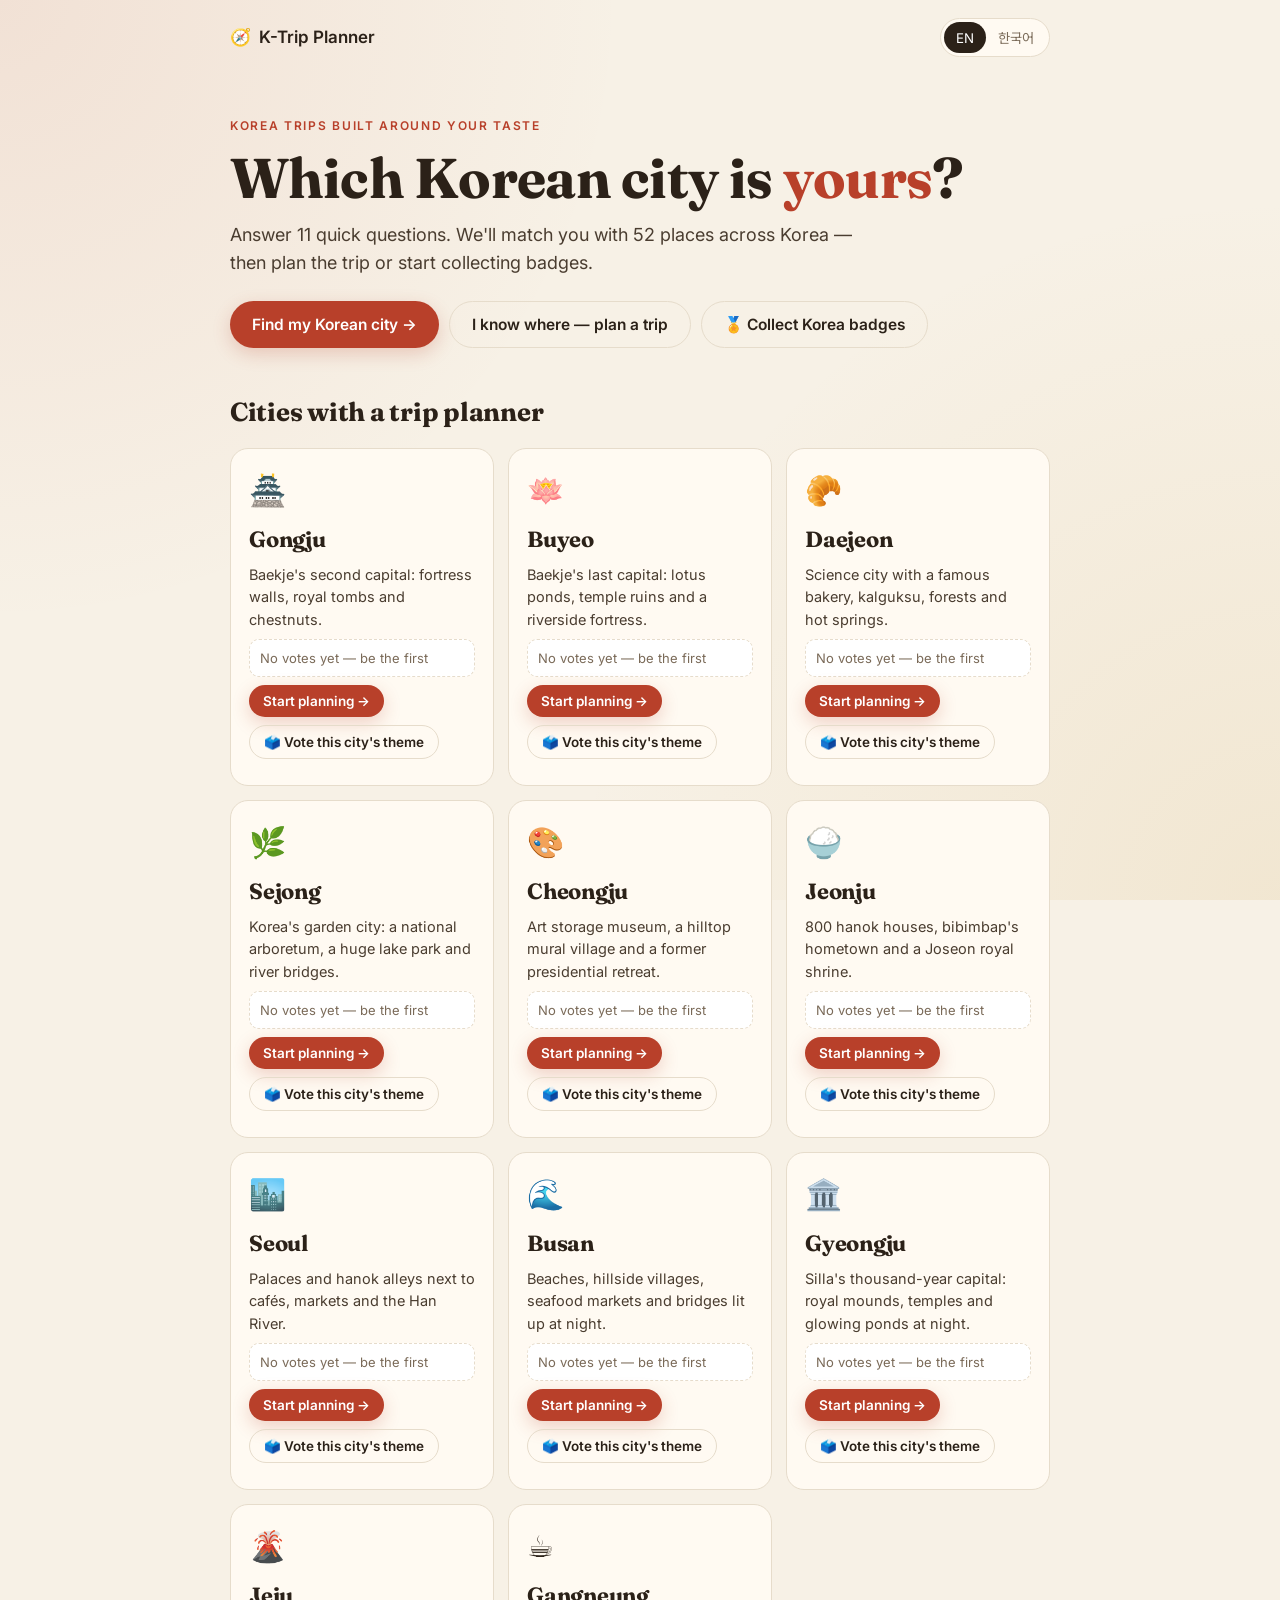
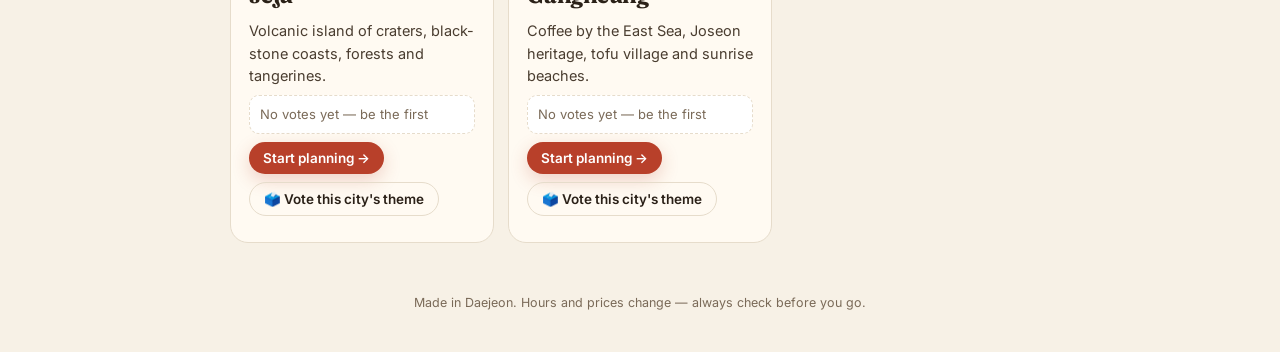
<file: index.html>
<!DOCTYPE html>
<html lang="en">
<head>
<meta charset="UTF-8">
<meta name="viewport" content="width=device-width, initial-scale=1.0">
<title>K-Trip Planner — find your Korean city and plan the trip</title>
<meta name="description" content="Answer 11 questions to find the Korean city that fits you, then get an hour-by-hour plan. English & 한국어.">
<meta property="og:title" content="K-Trip Planner">
<meta property="og:description" content="Gongju, Buyeo, Daejeon, Sejong, Cheongju, Jeonju — an hour-by-hour plan built around your taste.">
<link rel="icon" href="data:image/svg+xml,<svg xmlns='http://www.w3.org/2000/svg' viewBox='0 0 100 100'><text y='.9em' font-size='90'>🧭</text></svg>">
<link rel="preconnect" href="https://fonts.googleapis.com">
<link rel="preconnect" href="https://fonts.gstatic.com" crossorigin>
<link href="https://fonts.googleapis.com/css2?family=Fraunces:opsz,wght@9..144,600;9..144,700&family=Inter:wght@400;500;600&family=Noto+Sans+KR:wght@400;500;700&display=swap" rel="stylesheet">
<link rel="stylesheet" href="css/style.css">
</head>
<body>
  <header id="header" class="header"></header>
  <main id="app" class="wrap"></main>
  <footer id="footer" class="footer"></footer>
  <div id="toast" class="toast"></div>
  <noscript><p class="wrap">Please enable JavaScript to use the planner.</p></noscript>
  <script src="badges/icons.js"></script>
  <script src="badges/data.js"></script>
  <script src="badges/render.js"></script>
  <script type="module" src="js/app.js"></script>
</body>
</html>
</file>
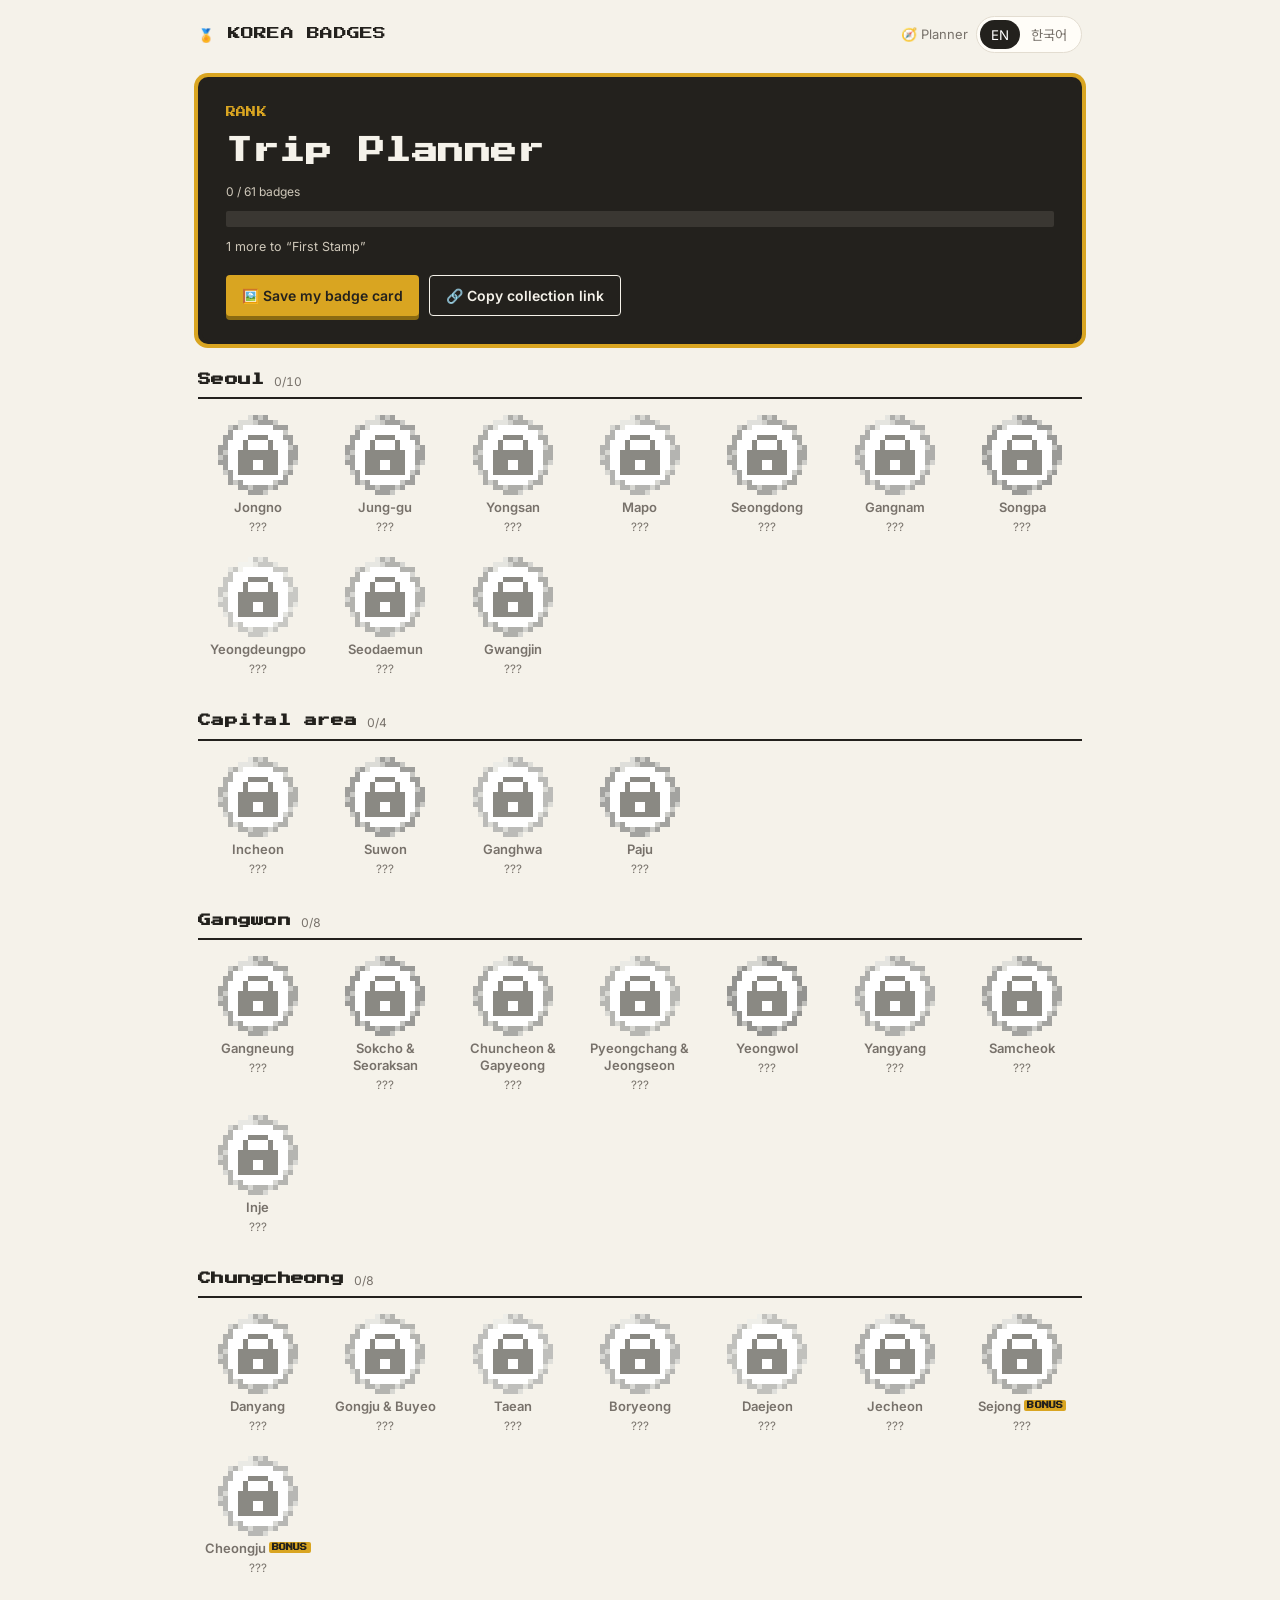
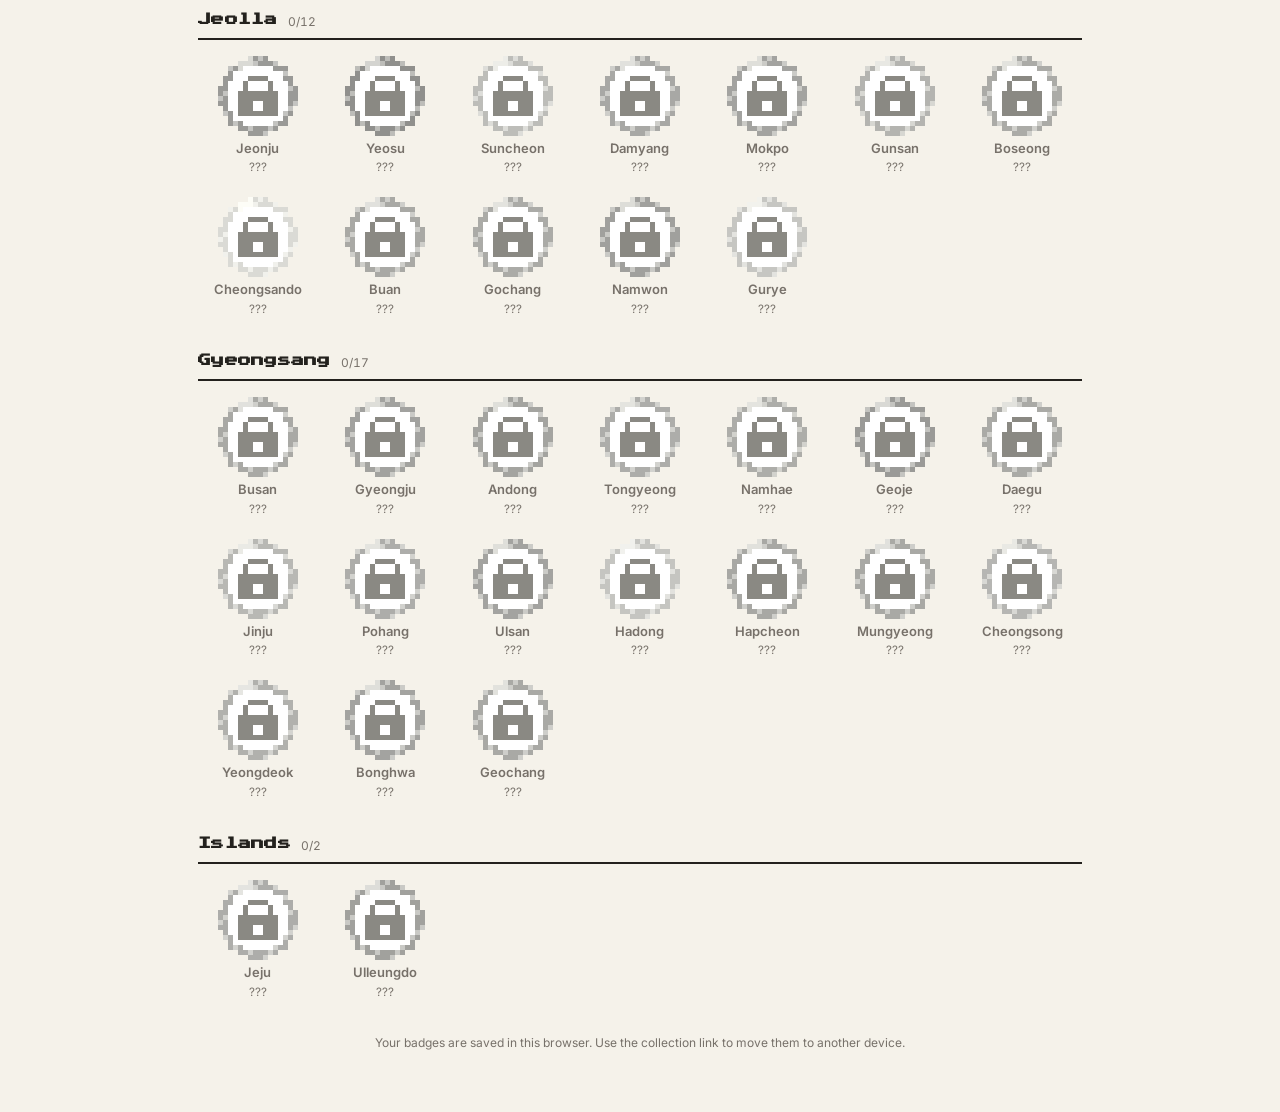
<file: badges/index.html>
<!DOCTYPE html>
<html lang="ko">
<head>
<meta charset="UTF-8">
<meta name="viewport" content="width=device-width, initial-scale=1.0">
<title>Korea Badges — collect them all</title>
<meta name="description" content="Collect pixel badges for 61 places in Korea. Track where you've been and share your map.">
<meta property="og:title" content="Korea Badges — collect them all">
<meta property="og:description" content="Pixel badges for Seoul's 10 districts and 51 destinations across Korea.">
<link rel="icon" href="data:image/svg+xml,<svg xmlns='http://www.w3.org/2000/svg' viewBox='0 0 100 100'><text y='.9em' font-size='90'>🏅</text></svg>">
<link rel="preconnect" href="https://fonts.googleapis.com">
<link rel="preconnect" href="https://fonts.gstatic.com" crossorigin>
<link href="https://fonts.googleapis.com/css2?family=Press+Start+2P&family=Noto+Sans+KR:wght@400;500;700&family=Inter:wght@400;500;600&display=swap" rel="stylesheet">
<style>
  :root { --bg:#f5f2ea; --card:#fffdf8; --ink:#23211d; --muted:#77716a; --line:#e3ddd1; --accent:#c0392b; --gold:#d9a521; --ok:#2f7a4b; }
  * { box-sizing: border-box; }
  html, body { margin: 0; }
  body { font-family: "Inter", "Noto Sans KR", system-ui, sans-serif; background: var(--bg); color: var(--ink); line-height: 1.55; }
  html[lang="ko"] body { word-break: keep-all; }
  .wrap { max-width: 920px; margin: 0 auto; padding: 0 18px 60px; }
  .pixel { font-family: "Press Start 2P", "Noto Sans KR", monospace; letter-spacing: .02em; }
  header.top { display: flex; justify-content: space-between; align-items: center; padding: 16px 0; gap: 10px; }
  .logo { font-size: 13px; text-decoration: none; color: inherit; display: flex; gap: 8px; align-items: center; }
  .top-right { display: flex; gap: 8px; align-items: center; }
  .top-right a { font-size: 13px; color: var(--muted); text-decoration: none; }
  .lang { display: flex; background: var(--card); border: 1px solid var(--line); border-radius: 99px; padding: 3px; }
  .lang button { border: 0; background: none; padding: 5px 11px; border-radius: 99px; cursor: pointer; font: 500 12.5px inherit; color: var(--muted); font-family: inherit; }
  .lang button.on { background: var(--ink); color: #fff; }

  .hero { background: #23211d; color: #f5f2ea; border-radius: 6px; padding: 24px; box-shadow: 0 0 0 4px #23211d, 0 0 0 8px var(--gold); margin: 12px 4px 30px; }
  .hero .label { font-size: 10px; color: var(--gold); }
  .hero h1 { font-size: clamp(18px, 4.4vw, 26px); margin: 12px 0 14px; line-height: 1.4; }
  .count { font-size: 12px; color: #cfc8ba; margin-bottom: 10px; }
  .bar { height: 16px; background: #3a3732; border-radius: 2px; overflow: hidden; display: flex; }
  .bar span { display: block; height: 100%; background: repeating-linear-gradient(90deg, var(--gold) 0 10px, #e9bd45 10px 12px); transition: width .5s steps(12); }
  .next { font-size: 12.5px; color: #cfc8ba; margin-top: 10px; }
  .hero .row { margin-top: 18px; }
  .row { display: flex; flex-wrap: wrap; gap: 10px; }
  .btn { appearance: none; border: 0; cursor: pointer; font: 600 14px "Inter", "Noto Sans KR", sans-serif; padding: 11px 16px; border-radius: 4px; background: var(--accent); color: #fff; box-shadow: 0 4px 0 #7a2216; transition: transform .08s, box-shadow .08s; }
  .btn:active { transform: translateY(3px); box-shadow: 0 1px 0 #7a2216; }
  .btn.gold { background: var(--gold); color: #23211d; box-shadow: 0 4px 0 #8a6a12; }
  .btn.ghost { background: transparent; color: inherit; border: 1.5px solid currentColor; box-shadow: none; }
  .btn.ok { background: var(--ok); box-shadow: 0 4px 0 #1d4e30; }

  .viewing { background: #fff6dc; border: 2px dashed var(--gold); border-radius: 6px; padding: 12px 14px; margin-bottom: 18px; font-size: 14px; display: flex; flex-wrap: wrap; gap: 10px; align-items: center; justify-content: space-between; }

  section.region { margin-bottom: 30px; }
  .rhead { display: flex; align-items: baseline; gap: 10px; margin-bottom: 12px; border-bottom: 2px solid var(--ink); padding-bottom: 6px; }
  .rhead h2 { font-size: 13px; margin: 0; }
  .rhead .rc { font-size: 12px; color: var(--muted); font-variant-numeric: tabular-nums; }
  .rhead .done { font-size: 9px; background: var(--gold); color: #23211d; padding: 4px 6px; border-radius: 2px; }
  .grid { display: grid; grid-template-columns: repeat(auto-fill, minmax(104px, 1fr)); gap: 14px 8px; }
  .badge { background: none; border: 0; padding: 4px 2px; cursor: pointer; display: flex; flex-direction: column; align-items: center; gap: 4px; font: inherit; color: inherit; border-radius: 6px; }
  .badge:hover { background: rgba(0,0,0,.04); }
  .badge:focus-visible { outline: 2px solid var(--accent); }
  .badge canvas { width: 80px; height: 80px; image-rendering: pixelated; }
  .badge .bn { font-size: 13px; font-weight: 600; text-align: center; line-height: 1.3; }
  .badge .bt { font-size: 11.5px; color: var(--muted); text-align: center; line-height: 1.3; }
  .badge.locked .bn { color: var(--muted); }
  .badge.pop canvas { animation: pop .45s steps(6); }
  @keyframes pop { 0% { transform: scale(.6) rotate(-8deg); } 50% { transform: scale(1.25) rotate(4deg); } 100% { transform: scale(1); } }

  .bonus { font-size: 7px; background: var(--gold); color: #23211d; padding: 2px 3px; border-radius: 2px; vertical-align: 2px; }
  .sheet .soon { font-size: 12.5px; color: var(--muted); margin: 12px 0 0; }
  dialog { border: 0; padding: 0; border-radius: 8px; width: min(420px, 92vw); background: var(--card); color: var(--ink); box-shadow: 0 0 0 4px var(--ink), 0 20px 60px rgba(0,0,0,.35); }
  dialog::backdrop { background: rgba(35,33,29,.55); }
  .sheet { padding: 22px; text-align: center; }
  .sheet canvas { width: 160px; height: 160px; image-rendering: pixelated; }
  .sheet .stitle { font-size: 13px; margin: 12px 0 6px; line-height: 1.5; }
  .sheet .splace { font-size: 18px; font-weight: 700; margin: 0; }
  .sheet .sdo { font-size: 14px; color: #4d4943; margin: 10px 0 16px; text-align: left; background: #f3efe6; padding: 10px 12px; border-radius: 4px; }
  .sheet .sdo b { display: block; font-size: 12px; color: var(--muted); margin-bottom: 2px; }
  .sheet .when { font-size: 12.5px; color: var(--ok); margin: -6px 0 12px; }
  .sheet .links { display: flex; justify-content: center; gap: 14px; margin-top: 14px; font-size: 13px; }
  .sheet .links a { color: var(--accent); }
  .sheet .close { position: absolute; top: 8px; right: 10px; background: none; border: 0; font-size: 20px; cursor: pointer; color: var(--muted); }

  .toast { position: fixed; left: 50%; top: 18px; transform: translateX(-50%) translateY(-30px); background: #23211d; color: #fff; padding: 12px 16px; border-radius: 4px; box-shadow: 0 0 0 3px var(--gold); font-size: 13.5px; opacity: 0; transition: all .25s; pointer-events: none; z-index: 20; text-align: center; }
  .toast.show { opacity: 1; transform: translateX(-50%) translateY(0); }
  .toast .pixel { font-size: 10px; color: var(--gold); display: block; margin-bottom: 4px; }
  footer { text-align: center; font-size: 12px; color: var(--muted); margin-top: 30px; }
  .hidden { display: none !important; }
</style>
</head>
<body>
<div class="wrap">
  <header class="top">
    <a class="logo pixel" href="./">🏅 KOREA BADGES</a>
    <div class="top-right">
      <a href="../" id="plannerLink">🧭 Planner</a>
      <div class="lang"><button data-l="en">EN</button><button data-l="ko">한국어</button></div>
    </div>
  </header>

  <div id="viewing" class="viewing hidden"></div>

  <section class="hero">
    <div class="label pixel" id="rankLabel">RANK</div>
    <h1 class="pixel" id="rankName"></h1>
    <div class="count" id="count"></div>
    <div class="bar"><span id="bar" style="width:0"></span></div>
    <div class="next" id="next"></div>
    <div class="row">
      <button class="btn gold" id="saveImg"></button>
      <button class="btn ghost" id="copyLink"></button>
    </div>
  </section>

  <main id="regions"></main>
  <footer id="footer"></footer>
</div>

<dialog id="sheet"><div class="sheet" id="sheetBody" style="position:relative"></div></dialog>
<div class="toast" id="toast"></div>

<script src="icons.js"></script>
<script src="data.js"></script>
<script src="render.js"></script>
<script src="app.js"></script>
</body>
</html>
</file>
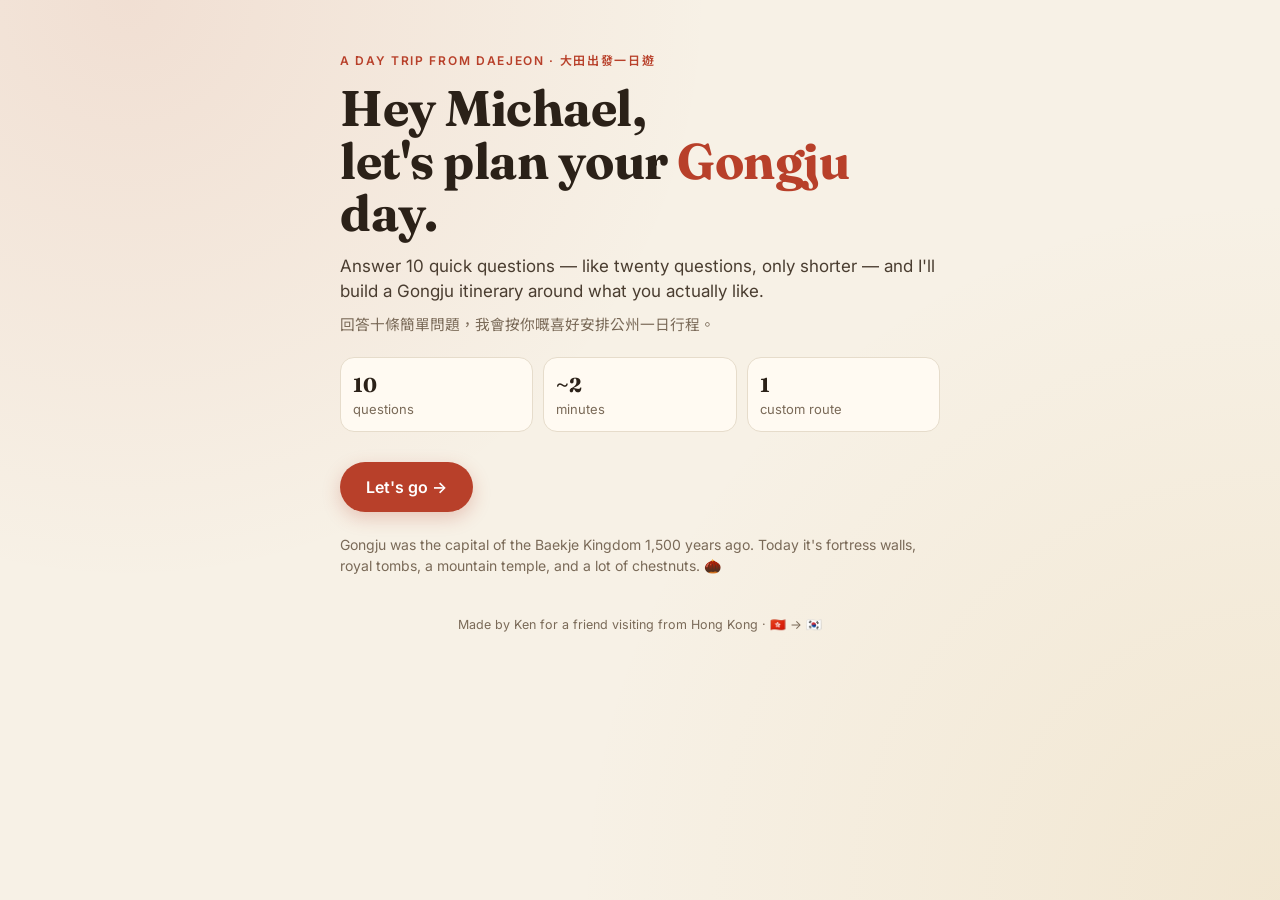
<file: michael/index.html>
<!DOCTYPE html>
<html lang="en">
<head>
<meta charset="UTF-8">
<meta name="viewport" content="width=device-width, initial-scale=1.0">
<title>Your Gongju Day — 10 Questions</title>
<meta name="description" content="Answer 10 quick questions and get a Gongju day trip planned around your taste.">
<link rel="preconnect" href="https://fonts.googleapis.com">
<link rel="preconnect" href="https://fonts.gstatic.com" crossorigin>
<link href="https://fonts.googleapis.com/css2?family=Fraunces:opsz,wght@9..144,500;9..144,700&family=Inter:wght@400;500;600&family=Noto+Sans+TC:wght@400;500&display=swap" rel="stylesheet">
<style>
  :root {
    --paper: #f7f1e6;
    --card: #fffaf2;
    --ink: #2b2118;
    --muted: #7a6a58;
    --maple: #b8402a;
    --maple-soft: #f1d6cc;
    --chestnut: #6b4226;
    --gold: #c99a3b;
    --line: #e6dccb;
    --radius: 18px;
  }
  * { box-sizing: border-box; }
  html, body { margin: 0; }
  body {
    font-family: "Inter", "Noto Sans TC", system-ui, sans-serif;
    background: var(--paper);
    color: var(--ink);
    min-height: 100vh;
    line-height: 1.5;
    background-image:
      radial-gradient(circle at 10% 0%, rgba(184,64,42,0.10), transparent 40%),
      radial-gradient(circle at 100% 100%, rgba(201,154,59,0.12), transparent 45%);
    background-attachment: fixed;
  }
  .wrap { max-width: 640px; margin: 0 auto; padding: 28px 20px 60px; }
  .zh { font-family: "Noto Sans TC", sans-serif; color: var(--muted); font-size: 0.92em; display: block; margin-top: 2px; }
  h1, h2, h3 { font-family: "Fraunces", Georgia, serif; font-weight: 700; letter-spacing: -0.01em; margin: 0; }

  /* Intro */
  .hero { text-align: left; padding-top: 24px; }
  .eyebrow { font-size: 12px; font-weight: 600; letter-spacing: 0.14em; text-transform: uppercase; color: var(--maple); }
  .hero h1 { font-size: clamp(34px, 8vw, 50px); line-height: 1.05; margin: 12px 0 14px; }
  .hero h1 em { font-style: normal; color: var(--maple); }
  .hero p { font-size: 17px; color: #4a3d30; margin: 0 0 8px; }
  .leaf-row { display: flex; gap: 8px; margin: 26px 0 30px; font-size: 26px; }
  .facts { display: grid; grid-template-columns: repeat(3, 1fr); gap: 10px; margin: 22px 0 30px; }
  .fact { background: var(--card); border: 1px solid var(--line); border-radius: 14px; padding: 12px; font-size: 13px; color: var(--muted); }
  .fact b { display: block; font-family: "Fraunces", serif; font-size: 20px; color: var(--ink); }

  .btn {
    appearance: none; border: 0; cursor: pointer;
    font: 600 16px "Inter", sans-serif;
    padding: 15px 26px; border-radius: 999px;
    background: var(--maple); color: #fff;
    box-shadow: 0 6px 18px rgba(184,64,42,0.25);
    transition: transform .15s ease, box-shadow .15s ease, background .15s;
  }
  .btn:hover { transform: translateY(-1px); box-shadow: 0 8px 22px rgba(184,64,42,0.3); }
  .btn:active { transform: translateY(0); }
  .btn.ghost { background: transparent; color: var(--ink); box-shadow: none; border: 1px solid var(--line); }
  .btn.ghost:hover { background: var(--card); }
  .btn.dark { background: var(--chestnut); box-shadow: 0 6px 18px rgba(107,66,38,0.25); }
  .btn.whatsapp { background: #1f8f4e; box-shadow: 0 6px 18px rgba(31,143,78,0.25); }

  /* Quiz */
  .topbar { display: flex; align-items: center; gap: 14px; margin-bottom: 26px; }
  .back { background: none; border: 0; font-size: 22px; cursor: pointer; color: var(--muted); padding: 4px 8px; border-radius: 8px; }
  .back:disabled { opacity: 0.25; cursor: default; }
  .progress { flex: 1; height: 6px; background: var(--line); border-radius: 99px; overflow: hidden; }
  .progress span { display: block; height: 100%; background: linear-gradient(90deg, var(--gold), var(--maple)); width: 0; transition: width .35s ease; border-radius: 99px; }
  .count { font-size: 13px; color: var(--muted); font-variant-numeric: tabular-nums; min-width: 42px; text-align: right; }

  .qcard { animation: rise .35s ease; }
  @keyframes rise { from { opacity: 0; transform: translateY(10px); } to { opacity: 1; transform: none; } }
  .qnum { font-family: "Fraunces", serif; color: var(--maple); font-size: 15px; margin-bottom: 8px; }
  .qcard h2 { font-size: clamp(24px, 5.5vw, 30px); line-height: 1.2; }
  .qcard .hint { color: var(--muted); font-size: 14px; margin: 10px 0 0; }
  .options { display: grid; gap: 10px; margin-top: 24px; }
  .opt {
    display: flex; align-items: center; gap: 14px; text-align: left;
    background: var(--card); border: 1.5px solid var(--line); border-radius: var(--radius);
    padding: 14px 16px; cursor: pointer; font: inherit; color: inherit;
    transition: border-color .15s, transform .15s, background .15s;
  }
  .opt:hover { border-color: var(--gold); transform: translateY(-1px); }
  .opt.selected { border-color: var(--maple); background: #fff3ee; }
  .opt .emo { font-size: 26px; width: 36px; text-align: center; flex-shrink: 0; }
  .opt .txt { font-weight: 500; font-size: 16px; }
  .opt .txt .zh { font-weight: 400; font-size: 13.5px; }

  /* Result */
  .result-hero { background: var(--chestnut); color: #fbefe0; border-radius: 24px; padding: 28px 24px; position: relative; overflow: hidden; }
  .result-hero::after { content: "🍁"; position: absolute; right: -10px; top: -18px; font-size: 120px; opacity: 0.16; transform: rotate(18deg); }
  .result-hero .eyebrow { color: var(--gold); }
  .result-hero h1 { font-size: clamp(30px, 7vw, 40px); margin: 10px 0 8px; line-height: 1.1; }
  .result-hero p { margin: 0; color: #e8d6c1; }
  .result-hero .zh { color: #cdb59a; }

  section.block { margin-top: 30px; }
  section.block h3 { font-size: 22px; margin-bottom: 14px; }

  .bars { display: grid; gap: 10px; }
  .bar { display: grid; grid-template-columns: 120px 1fr 34px; align-items: center; gap: 10px; font-size: 14px; }
  .bar .track { height: 10px; background: var(--line); border-radius: 99px; overflow: hidden; }
  .bar .fill { height: 100%; background: var(--maple); border-radius: 99px; width: 0; transition: width .8s cubic-bezier(.2,.8,.2,1); }
  .bar .pct { color: var(--muted); font-variant-numeric: tabular-nums; text-align: right; font-size: 13px; }

  .tags { display: flex; flex-wrap: wrap; gap: 8px; }
  .tag { background: var(--maple-soft); color: #7a2616; padding: 6px 12px; border-radius: 99px; font-size: 13.5px; font-weight: 500; }

  .timeline { list-style: none; margin: 0; padding: 0; position: relative; }
  .timeline::before { content: ""; position: absolute; left: 58px; top: 8px; bottom: 8px; width: 2px; background: var(--line); }
  .stop { display: grid; grid-template-columns: 50px 20px 1fr; gap: 8px; padding: 10px 0; align-items: start; }
  .stop .time { font-variant-numeric: tabular-nums; font-weight: 600; font-size: 14px; color: var(--chestnut); padding-top: 2px; }
  .stop .dot { width: 12px; height: 12px; border-radius: 50%; background: var(--card); border: 3px solid var(--maple); margin: 5px 0 0 2px; position: relative; z-index: 1; }
  .stop .what b { display: block; font-size: 16px; }
  .stop .what span { color: var(--muted); font-size: 14px; }

  .card { background: var(--card); border: 1px solid var(--line); border-radius: var(--radius); padding: 18px; }
  .food-grid { display: grid; grid-template-columns: 1fr 1fr; gap: 10px; }
  .food { background: var(--card); border: 1px solid var(--line); border-radius: 14px; padding: 14px; }
  .food .emo { font-size: 24px; }
  .food b { display: block; margin-top: 4px; }
  .food span { font-size: 13.5px; color: var(--muted); }

  .tips { margin: 0; padding-left: 20px; }
  .tips li { margin-bottom: 8px; }

  .share { margin-top: 34px; background: #fff; border: 2px dashed var(--gold); border-radius: 22px; padding: 22px; text-align: center; }
  .share h3 { font-size: 22px; }
  .share p { color: var(--muted); margin: 6px 0 18px; font-size: 15px; }
  .share .row { display: flex; flex-wrap: wrap; gap: 10px; justify-content: center; }
  .toast { position: fixed; left: 50%; bottom: 26px; transform: translateX(-50%) translateY(20px); background: var(--ink); color: #fff; padding: 10px 18px; border-radius: 99px; font-size: 14px; opacity: 0; transition: all .25s; pointer-events: none; }
  .toast.show { opacity: 1; transform: translateX(-50%) translateY(0); }
  .restart { margin-top: 22px; text-align: center; }
  footer { text-align: center; font-size: 12.5px; color: var(--muted); margin-top: 40px; }
  .hidden { display: none !important; }

  @media (max-width: 480px) {
    .facts { grid-template-columns: 1fr 1fr 1fr; }
    .food-grid { grid-template-columns: 1fr; }
    .bar { grid-template-columns: 100px 1fr 30px; }
  }
</style>
</head>
<body>
<div class="wrap">

  <!-- INTRO -->
  <div id="intro" class="hero">
    <div class="eyebrow">A day trip from Daejeon · 大田出發一日遊</div>
    <h1>Hey <span id="nameSlot">Michael</span>,<br>let's plan your <em>Gongju</em> day.</h1>
    <p>Answer 10 quick questions — like twenty questions, only shorter — and I'll build a Gongju itinerary around what you actually like.</p>
    <span class="zh">回答十條簡單問題，我會按你嘅喜好安排公州一日行程。</span>
    <div class="facts">
      <div class="fact"><b>10</b>questions</div>
      <div class="fact"><b>~2</b>minutes</div>
      <div class="fact"><b>1</b>custom route</div>
    </div>
    <button class="btn" id="startBtn">Let's go →</button>
    <p style="margin-top:22px;font-size:14px;color:var(--muted)">Gongju was the capital of the Baekje Kingdom 1,500 years ago. Today it's fortress walls, royal tombs, a mountain temple, and a lot of chestnuts. 🌰</p>
  </div>

  <!-- QUIZ -->
  <div id="quiz" class="hidden">
    <div class="topbar">
      <button class="back" id="backBtn" aria-label="Previous question">←</button>
      <div class="progress"><span id="progressBar"></span></div>
      <div class="count" id="count">1 / 10</div>
    </div>
    <div id="qslot"></div>
  </div>

  <!-- RESULT -->
  <div id="result" class="hidden"></div>

  <footer>Made by Ken for a friend visiting from Hong Kong · 🇭🇰 → 🇰🇷</footer>
</div>
<div class="toast" id="toast">Copied!</div>

<script>
(function () {
  "use strict";

  // ---------- Config ----------
  const params = new URLSearchParams(location.search);
  const GUEST = (params.get("name") || "Michael").slice(0, 30);
  const HOST = (params.get("host") || "Ken").slice(0, 30);
  const HOST_WA = (params.get("wa") || "").replace(/[^0-9]/g, ""); // optional WhatsApp number, digits only

  document.getElementById("nameSlot").textContent = GUEST;

  // Dimensions scored by the quiz
  const DIMS = {
    history: "History",
    nature:  "Nature & leaves",
    food:    "Street food",
    cafe:    "Cafés & design",
    photo:   "Photo spots",
    calm:    "Calm & tradition",
    active:  "Up for walking"
  };

  // ---------- Questions ----------
  const QUESTIONS = [
    {
      q: "Your ideal free Saturday in Hong Kong looks like…",
      zh: "喺香港，你最理想嘅星期六係點？",
      opts: [
        { e: "🥾", t: "Hiking Dragon's Back, then a beach", zh: "行龍脊，再去沙灘", s: { nature: 2, active: 2 } },
        { e: "🥟", t: "Dim sum, then eating my way through Sham Shui Po", zh: "飲茶，再去深水埗搵食", s: { food: 3 } },
        { e: "🏛️", t: "Tai Kwun or a museum, old buildings", zh: "大館或者博物館，睇舊建築", s: { history: 3 } },
        { e: "☕", t: "A slow coffee in a quiet Sheung Wan café", zh: "喺上環靜靜哋飲杯咖啡", s: { cafe: 3, calm: 1 } }
      ]
    },
    {
      q: "It's autumn-leaf season in Korea right now. How excited are you?",
      zh: "而家係韓國紅葉季節，你有幾期待？",
      hint: "Hong Kong doesn't really do red maples — Gongju does.",
      opts: [
        { e: "🍁", t: "Very! I want proper red-and-gold trees", zh: "超期待！想睇真正嘅紅葉", s: { nature: 3, photo: 1 } },
        { e: "🙂", t: "Nice bonus if we see some", zh: "見到就好，唔強求", s: { nature: 1 } },
        { e: "🤷", t: "Trees are trees", zh: "樹就係樹啦", s: { food: 1, cafe: 1 } }
      ]
    },
    {
      q: "How much spice can you handle?",
      zh: "你食得幾辣？",
      key: "spice",
      opts: [
        { e: "🔥", t: "Bring it on — the redder the better", zh: "越辣越好", v: "high", s: { food: 1 } },
        { e: "🌶️", t: "Some kick is fine", zh: "小辣OK", v: "mid", s: {} },
        { e: "🥛", t: "Mild please, I'm a cha chaan teng person", zh: "唔辣唔該，我係茶餐廳派", v: "low", s: {} }
      ]
    },
    {
      q: "Pick a Korean lunch.",
      zh: "揀一個韓式午餐。",
      key: "lunch",
      opts: [
        { e: "🥗", t: "Bibimbap with wild mountain greens", zh: "山菜拌飯", v: "sanchae", s: { calm: 1, nature: 1 } },
        { e: "🍲", t: "A hot bowl of beef soup with rice (gukbap)", zh: "牛肉湯飯", v: "gukbap", s: { food: 1 } },
        { e: "🥩", t: "Korean BBQ, grill it at the table", zh: "韓式燒肉", v: "bbq", s: { food: 2 } },
        { e: "🍜", t: "Knife-cut noodles in broth (kalguksu)", zh: "刀切麵", v: "noodle", s: { food: 1 } }
      ]
    },
    {
      q: "1,500-year-old royal tombs and gold crowns from a lost kingdom…",
      zh: "1,500年前失落王國嘅王陵同金冠……",
      opts: [
        { e: "👑", t: "Fascinating — tell me everything", zh: "好有興趣，講多啲！", s: { history: 3 } },
        { e: "📸", t: "Quick look and a photo is enough", zh: "睇一陣、影張相就夠", s: { history: 1, photo: 1 } },
        { e: "😴", t: "Honestly, show me something alive", zh: "老實講，想睇啲有生氣嘅嘢", s: { food: 1, cafe: 1 } }
      ]
    },
    {
      q: "How much walking sounds good for one day?",
      zh: "一日行幾多路你覺得OK？",
      key: "walk",
      opts: [
        { e: "🏃", t: "15,000+ steps, I live on MTR stairs", zh: "一萬五千步以上，冇問題", v: "high", s: { active: 3 } },
        { e: "🚶", t: "A normal amount, with breaks", zh: "正常，中間休息下", v: "mid", s: { active: 1 } },
        { e: "🪑", t: "Minimal — more sitting, more snacks", zh: "越少越好，坐多啲食多啲", v: "low", s: { cafe: 1, food: 1 } }
      ]
    },
    {
      q: "In your friend group, you're the one who…",
      zh: "喺朋友圈入面，你係……",
      opts: [
        { e: "📷", t: "Takes all the photos (and the IG stories)", zh: "負責影晒所有相同IG story", s: { photo: 3 } },
        { e: "🗺️", t: "Reads every sign and plaque", zh: "每塊介紹牌都要睇", s: { history: 2 } },
        { e: "🍢", t: "Finds the best snack stall", zh: "搵到最好食嘅小食檔", s: { food: 2 } },
        { e: "🧘", t: "Just enjoys the moment", zh: "享受當下就夠", s: { calm: 2 } }
      ]
    },
    {
      q: "Gongju is Korea's chestnut capital. Your move?",
      zh: "公州係韓國栗子之都，你會點？",
      key: "chestnut",
      opts: [
        { e: "🌰", t: "Roasted chestnuts from a street stall — like 糖炒栗子", zh: "街邊炒栗子，好似香港咁", v: "street", s: { food: 2 } },
        { e: "🍰", t: "Chestnut cake or latte in a nice café", zh: "去靚cafe食栗子蛋糕或者栗子latte", v: "cafe", s: { cafe: 2 } },
        { e: "🍶", t: "Chestnut makgeolli (rice wine)", zh: "栗子米酒", v: "makgeolli", s: { food: 2 } },
        { e: "🙅", t: "Not a chestnut person", zh: "我唔鍾意食栗子", v: "none", s: {} }
      ]
    },
    {
      q: "A 1,000-year-old mountain temple: monks, incense, a quiet valley.",
      zh: "一千年歷史嘅山中古寺：僧人、香火、寧靜山谷。",
      opts: [
        { e: "🛕", t: "Yes — that calm is exactly what I want", zh: "正！我就係想要嗰種寧靜", s: { calm: 3, nature: 1 } },
        { e: "👍", t: "Sounds nice, if it fits", zh: "幾好，有時間就去", s: { calm: 1 } },
        { e: "🙃", t: "I've seen enough temples", zh: "寺廟睇夠喇", s: { cafe: 1, history: 1 } }
      ]
    },
    {
      q: "How should the day end?",
      zh: "你想一日點樣完結？",
      opts: [
        { e: "🌇", t: "Sunset over the river from an old fortress wall", zh: "喺古城牆上睇河邊日落", s: { photo: 2, history: 1, active: 1 } },
        { e: "🏮", t: "Wandering a traditional market, snacking", zh: "行傳統市場，周圍食", s: { food: 3 } },
        { e: "🕯️", t: "A cosy café and little shops", zh: "溫暖嘅cafe同小店", s: { cafe: 3 } },
        { e: "🍽️", t: "A big dinner, then rest", zh: "食餐好，然後休息", s: { food: 1, calm: 1 } }
      ]
    }
  ];

  // ---------- Routes ----------
  // Pickup in Daejeon ~11:00, back in Daejeon ~19:00. Sunset mid-Nov ≈ 17:20.
  const ROUTES = {
    maple: {
      title: "Maples, Monks & a Fortress Sunset",
      zh: "紅葉、古寺、城牆日落",
      blurb: "You came for autumn. This route goes straight to the mountain temple while the leaves are glowing, then catches sunset on the fortress wall.",
      w: { nature: 2, calm: 1.5, photo: 1, active: 0.5 },
      stops: (a) => [
        ["11:00", "Leave Daejeon", "About an hour's drive to Magoksa Temple"],
        ["12:00", "Lunch by Magoksa", lunchLine(a, "temple")],
        ["13:00", "Magoksa Temple 麻谷寺", "UNESCO-listed mountain temple. Walk the valley path under the maples"],
        ["14:45", "Royal Tombs of King Muryeong", "A quick look at Baekje's royal tombs, 30 min drive back to town"],
        ["15:45", "Gongsanseong Fortress 公山城", walkLine(a, "Walk the wall above the Geum River as the sun goes down")],
        ["17:15", "Sanseong Market", chestnutLine(a)],
        ["18:00", "Dinner around Jeminchen", "Old-town streets with cafés and restaurants, then drive home"]
      ]
    },
    baekje: {
      title: "The Lost Kingdom of Baekje",
      zh: "百濟失落王國之旅",
      blurb: "You like knowing the story behind a place. This route skips the drive to the temple and spends the time on Gongju's royal history.",
      w: { history: 2.2, photo: 0.6, active: 0.4 },
      stops: (a) => [
        ["11:00", "Leave Daejeon", "About 40 minutes to Gongju town"],
        ["11:45", "Lunch in town", lunchLine(a, "town")],
        ["12:45", "Gongju National Museum", "Gold crowns and treasures found in King Muryeong's tomb. Free entry"],
        ["14:15", "Royal Tombs of King Muryeong", "Right next door. A UNESCO site with a replica of the tomb chamber"],
        ["15:30", "Gongsanseong Fortress 公山城", walkLine(a, "The Baekje royal fortress. Walk the wall and catch sunset over the river")],
        ["17:15", "Sanseong Market", chestnutLine(a)],
        ["18:00", "Dinner around Jeminchen", "A relaxed dinner in the old town, then drive home"]
      ]
    },
    snack: {
      title: "Chestnuts, Cafés & Old-Town Strolls",
      zh: "栗子、Cafe、老城散步",
      blurb: "You travel with your stomach and like a slower pace. This route stays in town: good food, café stops and one perfect sunset.",
      w: { food: 1.6, cafe: 2, calm: 0.4, active: -0.6 },
      stops: (a) => [
        ["11:00", "Leave Daejeon", "About 40 minutes to Gongju town"],
        ["11:45", "Lunch around Jeminchen", lunchLine(a, "town")],
        ["13:00", "Gongju Hanok Village", "Traditional Korean houses, nice for a slow stroll and photos"],
        ["14:00", "Royal Tombs of King Muryeong", "Short and easy: the highlights of Baekje in 45 minutes"],
        ["15:00", "Café break on Jeminchen", "Gongju's chestnut desserts: cakes, lattes, chestnut bread"],
        ["16:15", "Gongsanseong Fortress 公山城", walkLine(a, "A short section of the wall for the sunset view over the river")],
        ["17:20", "Sanseong Market", chestnutLine(a) + ". Then dinner and drive home"]
      ]
    }
  };

  function lunchLine(a, where) {
    const spice = a.spice || "mid";
    const map = {
      sanchae: where === "temple"
        ? "Mountain-greens bibimbap, the classic meal outside the temple gate"
        : "Bibimbap with mountain greens",
      gukbap: "Hot beef gukbap (soup and rice), a Gongju favourite",
      bbq: where === "temple"
        ? "Grilled pork or duck at the restaurants by the temple"
        : "Korean BBQ, grilled at the table",
      noodle: "Kalguksu, knife-cut noodles in broth"
    };
    let line = map[a.lunch] || map.sanchae;
    if (spice === "low") line += ". We'll ask for no gochujang on the side";
    if (spice === "high") line += ". Extra gochujang for you 🔥";
    return line;
  }
  function walkLine(a, base) {
    if (a.walk === "low") return base.replace("Walk the wall", "Walk a short, flat part of the wall");
    if (a.walk === "high") return base + ". We'll do the full loop";
    return base;
  }
  function chestnutLine(a) {
    switch (a.chestnut) {
      case "street": return "Roasted chestnuts and injeolmi rice cake, Korea's answer to 糖炒栗子";
      case "cafe": return "Pick up chestnut bread and injeolmi to take home";
      case "makgeolli": return "Chestnut makgeolli and market snacks (Ken drives, you drink 🍶)";
      case "none": return "Injeolmi rice cake. Gongju claims to be where it was named";
      default: return "Injeolmi rice cake and chestnut snacks";
    }
  }

  // ---------- State ----------
  let idx = 0;
  const picks = new Array(QUESTIONS.length).fill(null);

  const $ = (id) => document.getElementById(id);
  const intro = $("intro"), quiz = $("quiz"), result = $("result");

  $("startBtn").addEventListener("click", () => {
    intro.classList.add("hidden");
    quiz.classList.remove("hidden");
    renderQ();
  });
  $("backBtn").addEventListener("click", () => {
    if (idx > 0) { idx--; renderQ(); }
  });

  function esc(s) {
    return String(s).replace(/[&<>"']/g, (c) => ({ "&": "&amp;", "<": "&lt;", ">": "&gt;", '"': "&quot;", "'": "&#39;" }[c]));
  }

  function renderQ() {
    const Q = QUESTIONS[idx];
    $("count").textContent = (idx + 1) + " / " + QUESTIONS.length;
    $("progressBar").style.width = ((idx) / QUESTIONS.length * 100) + "%";
    $("backBtn").disabled = idx === 0;

    const html = [
      '<div class="qcard">',
      '<div class="qnum">Question ' + (idx + 1) + '</div>',
      '<h2>' + esc(Q.q) + '<span class="zh">' + esc(Q.zh) + '</span></h2>',
      Q.hint ? '<p class="hint">' + esc(Q.hint) + '</p>' : '',
      '<div class="options">',
      Q.opts.map((o, i) =>
        '<button class="opt' + (picks[idx] === i ? ' selected' : '') + '" data-i="' + i + '">' +
        '<span class="emo">' + o.e + '</span>' +
        '<span class="txt">' + esc(o.t) + '<span class="zh">' + esc(o.zh) + '</span></span>' +
        '</button>'
      ).join(""),
      '</div></div>'
    ].join("");
    $("qslot").innerHTML = html;

    $("qslot").querySelectorAll(".opt").forEach((btn) => {
      btn.addEventListener("click", () => {
        picks[idx] = Number(btn.dataset.i);
        btn.classList.add("selected");
        setTimeout(() => {
          if (idx < QUESTIONS.length - 1) { idx++; renderQ(); }
          else { finish(); }
        }, 220);
      });
    });
    window.scrollTo({ top: 0, behavior: "smooth" });
  }

  // ---------- Scoring ----------
  function compute() {
    const score = {}; Object.keys(DIMS).forEach((k) => (score[k] = 0));
    const max = {}; Object.keys(DIMS).forEach((k) => (max[k] = 0));
    const answers = {};
    QUESTIONS.forEach((Q, qi) => {
      // max possible per dim for this question
      Object.keys(DIMS).forEach((k) => {
        max[k] += Math.max(0, ...Q.opts.map((o) => (o.s && o.s[k]) || 0));
      });
      const o = Q.opts[picks[qi]];
      if (!o) return;
      Object.entries(o.s || {}).forEach(([k, v]) => (score[k] += v));
      if (Q.key) answers[Q.key] = o.v;
    });
    const pct = {};
    Object.keys(DIMS).forEach((k) => (pct[k] = max[k] ? Math.round(score[k] / max[k] * 100) : 0));

    const ranked = Object.entries(ROUTES).map(([id, r]) => {
      let s = 0; Object.entries(r.w).forEach(([k, w]) => (s += w * pct[k]));
      return { id, s };
    }).sort((a, b) => b.s - a.s);

    return { pct, answers, routeId: ranked[0].id, runnerUp: ranked[1].id };
  }

  function persona(pct) {
    const top = Object.entries(pct).sort((a, b) => b[1] - a[1]).slice(0, 2).map((x) => x[0]);
    const names = {
      history: "Time Traveller", nature: "Leaf Chaser", food: "Snack Hunter",
      cafe: "Café Drifter", photo: "Golden-Hour Shooter", calm: "Quiet Wanderer", active: "Trail Walker"
    };
    const zh = {
      history: "時光旅人", nature: "追紅葉的人", food: "搵食專家",
      cafe: "Cafe漫遊者", photo: "黃金時刻攝影師", calm: "靜心旅人", active: "行山達人"
    };
    return { en: names[top[0]], zh: zh[top[0]], second: DIMS[top[1]] };
  }

  function tagsFor(pct, a) {
    const t = [];
    const sorted = Object.entries(pct).sort((x, y) => y[1] - x[1]);
    sorted.slice(0, 3).forEach(([k]) => t.push(DIMS[k]));
    t.push({ high: "Spice: bring it 🔥", mid: "Spice: medium 🌶️", low: "Spice: mild 🥛" }[a.spice] || "Spice: medium");
    t.push({ high: "Long walks OK", mid: "Moderate walking", low: "Keep walking short" }[a.walk] || "Moderate walking");
    return t;
  }

  function foodsFor(a) {
    const out = [];
    const L = {
      sanchae: ["🥗", "Sanchae bibimbap", "Rice with wild mountain greens, the dish people eat outside Magoksa"],
      gukbap: ["🍲", "Gukbap", "Beef soup with rice, simple and warming on a November day"],
      bbq: ["🥩", "Korean BBQ", "Pork or beef grilled at the table, with lettuce wraps"],
      noodle: ["🍜", "Kalguksu", "Knife-cut noodles in a light broth"]
    };
    out.push(L[a.lunch] || L.sanchae);
    out.push(a.chestnut === "none"
      ? ["🍡", "Injeolmi", "Soft rice cake rolled in roasted soybean powder"]
      : ["🌰", "Gongju chestnuts", { street: "Roasted chestnuts from a market stall", cafe: "Chestnut cake and lattes on Jeminchen", makgeolli: "Chestnut makgeolli, slightly sweet rice wine" }[a.chestnut] || "Chestnut bread and roasted chestnuts"]);
    if (a.spice === "high") out.push(["🌶️", "Jjamppong", "Korea's fiery seafood noodle soup, if you want a spicy dinner"]);
    else if (a.spice === "low") out.push(["🥢", "Bulgogi", "Sweet soy-marinated beef, no spice at all"]);
    else out.push(["🥘", "Doenjang jjigae", "Soybean-paste stew, savoury with a little kick"]);
    out.push(a.chestnut === "none"
      ? ["🥞", "Hotteok", "Warm sweet pancake with brown-sugar filling, a winter street snack"]
      : ["🍡", "Injeolmi & bam-ppang", "Rice cake and chestnut-shaped bread to take home"]);
    // de-dup
    const seen = new Set();
    return out.filter((f) => !seen.has(f[1]) && seen.add(f[1])).slice(0, 4);
  }

  function tipsFor(pct, a) {
    const t = [];
    t.push("Bring a warm jacket. November in Korea is colder than Hong Kong, around 5–12°C and colder after sunset.");
    if (a.walk !== "low") t.push("Wear comfy shoes: the fortress wall path has uneven stone steps.");
    if (pct.photo >= 50) t.push("Best photo moment: Gongsanseong's wall at sunset, around 5 pm, looking over the Geum River.");
    if (pct.nature >= 50) t.push("Leaves peak around mid-November, so we're right on time. 🍁");
    if (a.spice === "low") t.push("Korean side dishes can be spicy. Just ask: \"an maepge haejuseyo\" (not spicy, please).");
    t.push("One ticket covers King Muryeong's Tombs, Gongsanseong and Seokjang-ri Museum.");
    return t;
  }

  // ---------- Result ----------
  function finish() {
    $("progressBar").style.width = "100%";
    const { pct, answers, routeId, runnerUp } = compute();
    const R = ROUTES[routeId];
    const P = persona(pct);
    const stops = R.stops(answers);

    const bars = Object.entries(pct).sort((a, b) => b[1] - a[1]).map(([k, v]) =>
      '<div class="bar"><span>' + DIMS[k] + '</span><div class="track"><div class="fill" data-w="' + v + '"></div></div><span class="pct">' + v + '</span></div>'
    ).join("");

    const html = [
      '<div class="result-hero">',
      '<div class="eyebrow">' + esc(GUEST) + '\'s travel type</div>',
      '<h1>' + esc(P.en) + '<span class="zh">' + esc(P.zh) + '</span></h1>',
      '<p>with a strong side of <b>' + esc(P.second.toLowerCase()) + '</b>.</p>',
      '</div>',

      '<section class="block"><h3>Your taste profile</h3><div class="card"><div class="bars">' + bars + '</div></div>',
      '<div class="tags" style="margin-top:14px">' + tagsFor(pct, answers).map((t) => '<span class="tag">' + esc(t) + '</span>').join("") + '</div></section>',

      '<section class="block"><h3>Your route: ' + esc(R.title) + '<span class="zh">' + esc(R.zh) + '</span></h3>',
      '<p style="margin:0 0 14px;color:#4a3d30">' + esc(R.blurb) + '</p>',
      '<div class="card"><ol class="timeline">' + stops.map((s) =>
        '<li class="stop"><span class="time">' + s[0] + '</span><span class="dot"></span><span class="what"><b>' + esc(s[1]) + '</b><span>' + esc(s[2]) + '</span></span></li>'
      ).join("") + '</ol></div>',
      '<p style="font-size:13.5px;color:var(--muted);margin-top:10px">Close second: <i>' + esc(ROUTES[runnerUp].title) + '</i>. Ken can mix in a stop from it.</p></section>',

      '<section class="block"><h3>Things to eat</h3><div class="food-grid">' + foodsFor(answers).map((f) =>
        '<div class="food"><div class="emo">' + f[0] + '</div><b>' + esc(f[1]) + '</b><span>' + esc(f[2]) + '</span></div>'
      ).join("") + '</div></section>',

      '<section class="block"><h3>Good to know</h3><div class="card"><ul class="tips">' + tipsFor(pct, answers).map((t) => '<li>' + esc(t) + '</li>').join("") + '</ul></div></section>',

      '<div class="share"><h3>Send this to ' + esc(HOST) + ' 📮</h3>',
      '<p>So ' + esc(HOST) + ' can lock in the plan (and book the right lunch).</p>',
      '<div class="row">',
      '<button class="btn whatsapp" id="waBtn">Send on WhatsApp</button>',
      '<button class="btn dark" id="shareBtn">Share…</button>',
      '<button class="btn ghost" id="copyBtn">Copy text</button>',
      '</div></div>',

      '<div class="restart"><button class="btn ghost" id="redoBtn">↺ Retake the quiz</button></div>'
    ].join("");

    quiz.classList.add("hidden");
    result.innerHTML = html;
    result.classList.remove("hidden");
    window.scrollTo({ top: 0, behavior: "smooth" });
    requestAnimationFrame(() => setTimeout(() => {
      result.querySelectorAll(".fill").forEach((f) => (f.style.width = f.dataset.w + "%"));
    }, 60));

    const summary = buildSummary(P, pct, answers, R, stops);
    $("waBtn").addEventListener("click", () => {
      const url = "https://wa.me/" + HOST_WA + "?text=" + encodeURIComponent(summary);
      window.open(url, "_blank", "noopener");
    });
    $("shareBtn").addEventListener("click", async () => {
      if (navigator.share) {
        try { await navigator.share({ title: GUEST + "'s Gongju plan", text: summary }); } catch (e) { /* cancelled */ }
      } else { copy(summary); }
    });
    $("copyBtn").addEventListener("click", () => copy(summary));
    $("redoBtn").addEventListener("click", () => {
      picks.fill(null); idx = 0;
      result.classList.add("hidden"); quiz.classList.remove("hidden"); renderQ();
    });
  }

  function buildSummary(P, pct, a, R, stops) {
    const lines = [];
    lines.push("🍁 " + GUEST + "'s Gongju quiz results");
    lines.push("Type: " + P.en + " (" + P.zh + ")");
    lines.push("");
    lines.push("Profile: " + Object.entries(pct).sort((x, y) => y[1] - x[1]).map(([k, v]) => DIMS[k] + " " + v).join(" · "));
    lines.push("");
    lines.push("Answers:");
    QUESTIONS.forEach((Q, i) => {
      const o = Q.opts[picks[i]];
      lines.push((i + 1) + ". " + Q.q + " → " + (o ? o.t : "-"));
    });
    lines.push("");
    lines.push("Suggested route: " + R.title);
    stops.forEach((s) => lines.push(s[0] + "  " + s[1]));
    return lines.join("\n");
  }

  function copy(text) {
    const done = () => { const t = $("toast"); t.classList.add("show"); setTimeout(() => t.classList.remove("show"), 1600); };
    if (navigator.clipboard && window.isSecureContext) {
      navigator.clipboard.writeText(text).then(done, () => fallback(text, done));
    } else { fallback(text, done); }
  }
  function fallback(text, done) {
    const ta = document.createElement("textarea");
    ta.value = text; ta.style.position = "fixed"; ta.style.opacity = "0";
    document.body.appendChild(ta); ta.select();
    try { document.execCommand("copy"); done(); } catch (e) { /* ignore */ }
    document.body.removeChild(ta);
  }
})();
</script>
</body>
</html>
</file>
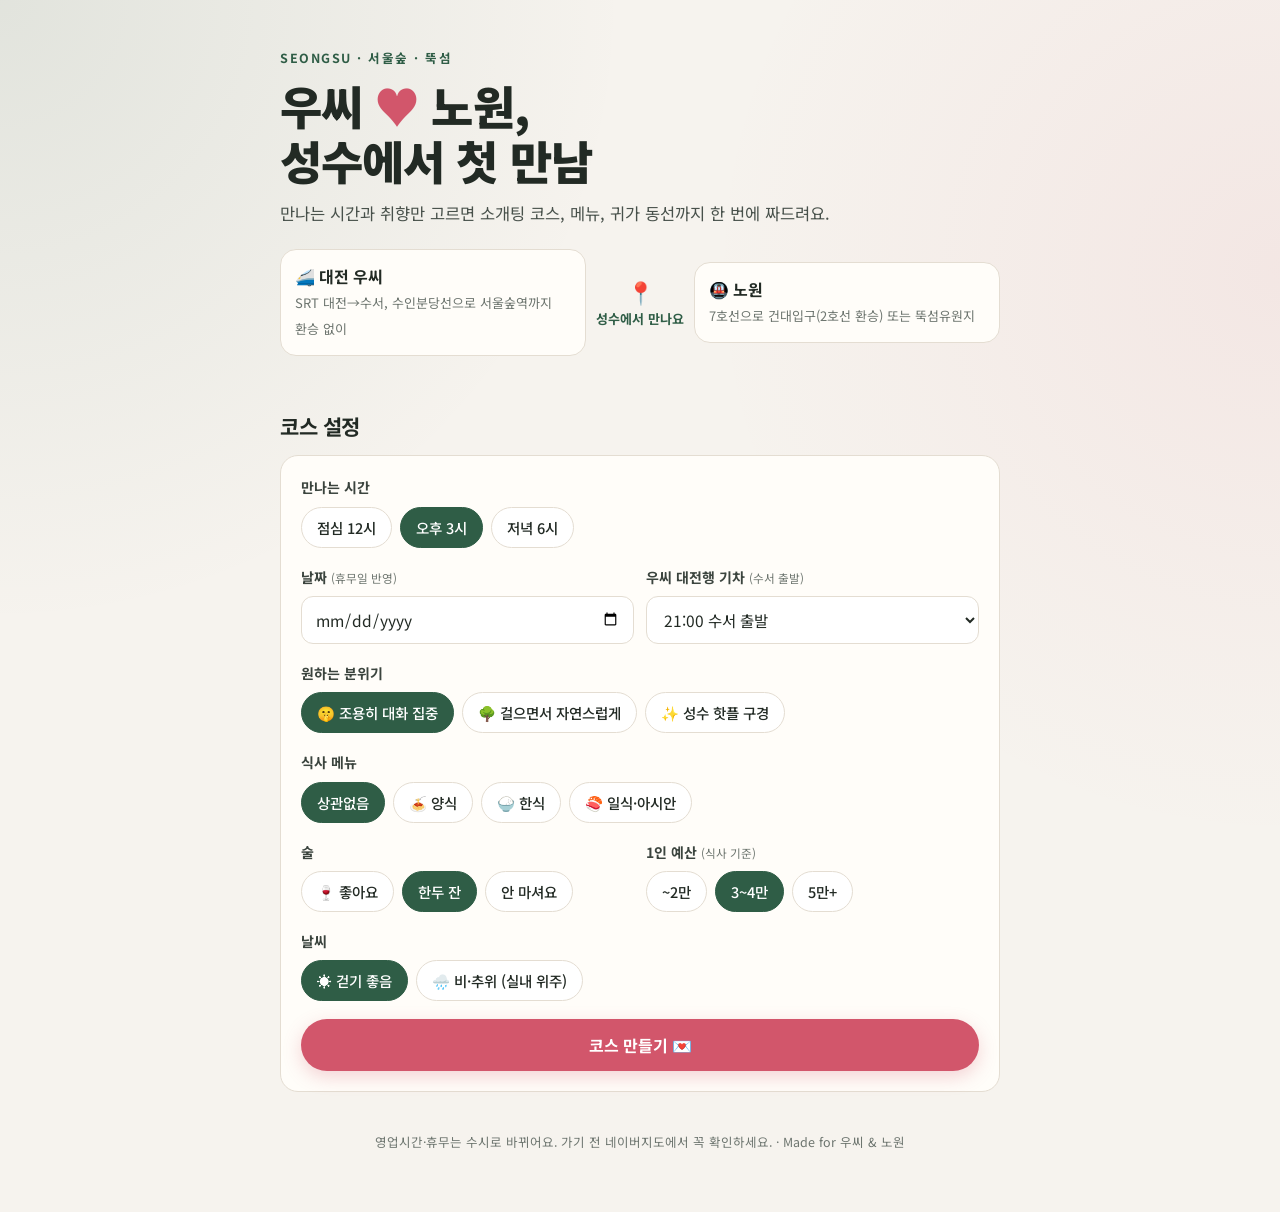
<file: woo/index.html>
<!DOCTYPE html>
<html lang="ko">
<head>
<meta charset="UTF-8">
<meta name="viewport" content="width=device-width, initial-scale=1.0">
<title>성수 소개팅 코스 플래너 · 우씨 × 노원</title>
<meta name="description" content="성수·서울숲·뚝섬 소개팅 코스와 메뉴 추천">
<link rel="icon" href="data:image/svg+xml,<svg xmlns='http://www.w3.org/2000/svg' viewBox='0 0 100 100'><text y='.9em' font-size='90'>🌿</text></svg>">
<link rel="preconnect" href="https://fonts.googleapis.com">
<link rel="preconnect" href="https://fonts.gstatic.com" crossorigin>
<link href="https://fonts.googleapis.com/css2?family=Noto+Sans+KR:wght@400;500;700;900&family=Gowun+Batang:wght@700&display=swap" rel="stylesheet">
<style>
  :root {
    --bg: #f6f3ee;
    --card: #fffdf9;
    --ink: #222a24;
    --muted: #6d756f;
    --forest: #2f5d46;
    --forest-soft: #e2ece5;
    --rose: #d2566b;
    --rose-soft: #fbe4e8;
    --line: #e4ddd2;
    --gold: #c49a45;
    --radius: 18px;
  }
  * { box-sizing: border-box; }
  html, body { margin: 0; }
  body {
    font-family: "Noto Sans KR", system-ui, sans-serif;
    background: var(--bg); color: var(--ink); line-height: 1.6; word-break: keep-all;
    background-image:
      radial-gradient(circle at 0% 0%, rgba(47,93,70,0.10), transparent 40%),
      radial-gradient(circle at 100% 30%, rgba(210,86,107,0.08), transparent 40%);
    background-attachment: fixed;
  }
  .wrap { max-width: 760px; margin: 0 auto; padding: 22px 20px 60px; }
  h1, h2, h3 { margin: 0; letter-spacing: -0.02em; }
  .serif { font-family: "Gowun Batang", serif; }
  .muted { color: var(--muted); }

  /* hero */
  .hero { padding: 26px 0 22px; }
  .eyebrow { font-size: 12.5px; font-weight: 700; letter-spacing: .12em; color: var(--forest); }
  .hero h1 { font-size: clamp(32px, 7vw, 46px); line-height: 1.2; margin: 10px 0 12px; font-weight: 900; }
  .hero h1 .heart { color: var(--rose); }
  .hero p { margin: 0; font-size: 16.5px; color: #48514b; }
  .people { display: grid; grid-template-columns: 1fr auto 1fr; gap: 10px; align-items: center; margin: 22px 0 6px; }
  .person { background: var(--card); border: 1px solid var(--line); border-radius: 16px; padding: 14px; }
  .person b { display: block; font-size: 16px; }
  .person span { font-size: 13px; color: var(--muted); }
  .meet { text-align: center; font-size: 13px; color: var(--forest); font-weight: 700; }
  .meet .pin { font-size: 22px; display: block; }

  /* form */
  .card { background: var(--card); border: 1px solid var(--line); border-radius: var(--radius); padding: 20px; }
  .section { margin-top: 26px; }
  .section > h2 { font-size: 21px; margin-bottom: 12px; font-weight: 700; }
  .form { display: grid; gap: 18px; }
  .field { display: grid; gap: 8px; }
  .field > span { font-size: 14px; font-weight: 700; color: #3b443e; }
  .field small { font-weight: 400; color: var(--muted); }
  .seg { display: flex; flex-wrap: wrap; gap: 8px; }
  .seg button { border: 1.5px solid var(--line); background: #fff; border-radius: 99px; padding: 9px 15px; cursor: pointer; font: 500 14.5px "Noto Sans KR", sans-serif; color: var(--ink); transition: all .15s; }
  .seg button:hover { border-color: var(--forest); }
  .seg button.on { border-color: var(--forest); background: var(--forest); color: #fff; }
  .two { display: grid; grid-template-columns: 1fr 1fr; gap: 12px; }
  select, input[type=date], input[type=text] { font: 400 15.5px "Noto Sans KR", sans-serif; padding: 11px 13px; border-radius: 12px; border: 1.5px solid var(--line); background: #fff; color: var(--ink); width: 100%; }
  select:focus, input:focus { outline: none; border-color: var(--forest); }
  .btn { appearance: none; border: 0; cursor: pointer; font: 700 16px "Noto Sans KR", sans-serif; padding: 14px 24px; border-radius: 99px; background: var(--rose); color: #fff; box-shadow: 0 6px 18px rgba(210,86,107,.25); transition: transform .15s; }
  .btn:hover { transform: translateY(-1px); }
  .btn.ghost { background: transparent; color: var(--ink); border: 1px solid var(--line); box-shadow: none; }
  .btn.sm { padding: 8px 14px; font-size: 13.5px; }
  .btn.green { background: var(--forest); box-shadow: 0 6px 18px rgba(47,93,70,.25); }

  /* result */
  .summary { background: var(--forest); color: #eef5f0; border-radius: 22px; padding: 22px; position: relative; overflow: hidden; }
  .summary::after { content: "🌿"; position: absolute; right: -8px; top: -18px; font-size: 110px; opacity: .14; transform: rotate(-12deg); }
  .summary h2 { font-size: 24px; margin-bottom: 6px; }
  .summary p { margin: 0; color: #cfe1d5; font-size: 14.5px; }
  .chips { display: flex; flex-wrap: wrap; gap: 6px; margin-top: 12px; }
  .chips span { background: rgba(255,255,255,.14); padding: 5px 11px; border-radius: 99px; font-size: 13px; }

  .timeline { list-style: none; padding: 0; margin: 0; position: relative; }
  .timeline::before { content: ""; position: absolute; left: 57px; top: 12px; bottom: 12px; width: 2px; background: var(--line); }
  .slot { display: grid; grid-template-columns: 48px 20px 1fr; gap: 8px; padding: 10px 0; }
  .slot .time { font-weight: 700; font-size: 14px; color: var(--forest); font-variant-numeric: tabular-nums; padding-top: 3px; }
  .slot .dot { width: 14px; height: 14px; border-radius: 50%; background: #fff; border: 3px solid var(--rose); margin-top: 6px; position: relative; z-index: 1; }
  .slot.walkmove .dot { width: 8px; height: 8px; border: 0; background: var(--line); margin: 9px 0 0 3px; }
  .slot.walkmove .body { color: var(--muted); font-size: 13.5px; padding-top: 2px; }
  .slot.end .dot { border-color: var(--forest); }
  .kind { font-size: 12px; font-weight: 700; color: var(--rose); letter-spacing: .04em; }
  .slot h3 { font-size: 17.5px; margin: 2px 0 2px; }
  .slot .meta { font-size: 13px; color: var(--muted); }
  .slot .desc { font-size: 14.5px; margin: 6px 0 0; color: #3b443e; }
  .order { margin-top: 8px; background: var(--rose-soft); border-radius: 12px; padding: 10px 12px; font-size: 14px; }
  .order b { color: #9b2c40; }
  .tip { margin-top: 6px; font-size: 13.5px; color: var(--forest); }
  .links { display: flex; flex-wrap: wrap; gap: 6px; margin-top: 8px; align-items: center; }
  .links a { font-size: 13px; color: var(--forest); text-decoration: none; border-bottom: 1px dashed currentColor; }
  .alt { font-size: 13px; color: var(--muted); }
  .alt button { border: 1px solid var(--line); background: #fff; border-radius: 99px; padding: 3px 10px; font: 500 12.5px "Noto Sans KR", sans-serif; cursor: pointer; color: var(--ink); margin: 2px 2px 0 0; }
  .alt button:hover { border-color: var(--rose); color: var(--rose); }
  .warn { background: #fff6e6; border: 1px solid #f0d9a8; border-radius: 12px; padding: 10px 12px; font-size: 13.5px; margin-top: 12px; }

  .menu-grid { display: grid; grid-template-columns: 1fr 1fr; gap: 12px; }
  .menu-card { background: var(--card); border: 1px solid var(--line); border-radius: 16px; padding: 16px; }
  .menu-card h3 { font-size: 16px; margin-bottom: 8px; }
  .menu-card ul { margin: 0; padding-left: 18px; font-size: 14px; }
  .menu-card li { margin-bottom: 5px; }
  .menu-card.good h3 { color: var(--forest); }
  .menu-card.bad h3 { color: var(--rose); }

  .route { display: grid; gap: 10px; }
  .route .card { padding: 16px; }
  .route b { display: block; margin-bottom: 4px; }
  .route p { margin: 0; font-size: 14px; color: #3b443e; }

  .check { list-style: none; padding: 0; margin: 0; display: grid; gap: 8px; }
  .check label { display: flex; gap: 10px; align-items: flex-start; font-size: 14.5px; cursor: pointer; }
  .check input { width: 18px; height: 18px; margin-top: 3px; accent-color: var(--forest); }

  .row { display: flex; flex-wrap: wrap; gap: 10px; }
  .center { justify-content: center; text-align: center; }
  .toast { position: fixed; left: 50%; bottom: 24px; transform: translateX(-50%) translateY(20px); background: var(--ink); color: #fff; padding: 10px 18px; border-radius: 99px; font-size: 14px; opacity: 0; transition: all .25s; pointer-events: none; }
  .toast.show { opacity: 1; transform: translateX(-50%) translateY(0); }
  footer { text-align: center; font-size: 12.5px; color: var(--muted); margin-top: 40px; }
  .hidden { display: none !important; }

  @media (max-width: 560px) {
    .menu-grid, .two { grid-template-columns: 1fr; }
    .people { grid-template-columns: 1fr; }
    .meet .pin { display: inline; }
  }
</style>
</head>
<body>
<div class="wrap">

  <header class="hero">
    <div class="eyebrow">SEONGSU · 서울숲 · 뚝섬</div>
    <h1>우씨 <span class="heart">♥</span> 노원,<br>성수에서 첫 만남</h1>
    <p>만나는 시간과 취향만 고르면 소개팅 코스, 메뉴, 귀가 동선까지 한 번에 짜드려요.</p>
    <div class="people">
      <div class="person"><b>🚄 대전 우씨</b><span>SRT 대전→수서, 수인분당선으로 서울숲역까지 환승 없이</span></div>
      <div class="meet"><span class="pin">📍</span>성수에서 만나요</div>
      <div class="person"><b>🚇 노원</b><span>7호선으로 건대입구(2호선 환승) 또는 뚝섬유원지</span></div>
    </div>
  </header>

  <!-- SETTINGS -->
  <section class="section" id="setup">
    <h2>코스 설정</h2>
    <div class="card">
      <form class="form" id="form">
        <div class="field"><span>만나는 시간</span>
          <div class="seg" data-name="start">
            <button type="button" data-v="12:00">점심 12시</button>
            <button type="button" data-v="15:00" class="on">오후 3시</button>
            <button type="button" data-v="18:00">저녁 6시</button>
          </div>
        </div>
        <div class="two">
          <label class="field"><span>날짜 <small>(휴무일 반영)</small></span><input type="date" id="date"></label>
          <label class="field"><span>우씨 대전행 기차 <small>(수서 출발)</small></span>
            <select id="train"></select>
          </label>
        </div>
        <div class="field"><span>원하는 분위기</span>
          <div class="seg" data-name="vibe">
            <button type="button" data-v="quiet" class="on">🤫 조용히 대화 집중</button>
            <button type="button" data-v="walk">🌳 걸으면서 자연스럽게</button>
            <button type="button" data-v="hip">✨ 성수 핫플 구경</button>
          </div>
        </div>
        <div class="field"><span>식사 메뉴</span>
          <div class="seg" data-name="food">
            <button type="button" data-v="any" class="on">상관없음</button>
            <button type="button" data-v="western">🍝 양식</button>
            <button type="button" data-v="korean">🍚 한식</button>
            <button type="button" data-v="japanese">🍣 일식·아시안</button>
          </div>
        </div>
        <div class="two">
          <div class="field"><span>술</span>
            <div class="seg" data-name="drink">
              <button type="button" data-v="yes">🍷 좋아요</button>
              <button type="button" data-v="light" class="on">한두 잔</button>
              <button type="button" data-v="no">안 마셔요</button>
            </div>
          </div>
          <div class="field"><span>1인 예산 <small>(식사 기준)</small></span>
            <div class="seg" data-name="budget">
              <button type="button" data-v="2">~2만</button>
              <button type="button" data-v="4" class="on">3~4만</button>
              <button type="button" data-v="6">5만+</button>
            </div>
          </div>
        </div>
        <div class="field"><span>날씨</span>
          <div class="seg" data-name="weather">
            <button type="button" data-v="good" class="on">☀️ 걷기 좋음</button>
            <button type="button" data-v="bad">🌧️ 비·추위 (실내 위주)</button>
          </div>
        </div>
        <button class="btn" type="submit">코스 만들기 💌</button>
      </form>
    </div>
  </section>

  <!-- RESULT -->
  <section class="section hidden" id="result">
    <div class="summary" id="summary"></div>

    <div class="section">
      <h2>추천 코스</h2>
      <div class="card"><ol class="timeline" id="timeline"></ol></div>
      <div id="warnings"></div>
    </div>

    <div class="section">
      <h2>메뉴 고르는 요령</h2>
      <div class="menu-grid" id="menuTips"></div>
    </div>

    <div class="section">
      <h2>오가는 길</h2>
      <div class="route" id="route"></div>
    </div>

    <div class="section">
      <h2>전날 체크리스트</h2>
      <div class="card"><ul class="check" id="checklist"></ul></div>
    </div>

    <div class="section row center">
      <button class="btn green" id="copyBtn">코스 텍스트로 복사</button>
      <button class="btn ghost" id="linkBtn">링크 복사</button>
      <button class="btn ghost" id="editBtn">↺ 설정 다시 하기</button>
    </div>
  </section>

  <footer>영업시간·휴무는 수시로 바뀌어요. 가기 전 네이버지도에서 꼭 확인하세요. · Made for 우씨 & 노원</footer>
</div>
<div class="toast" id="toast">복사했어요!</div>

<script>
(function () {
  "use strict";

  // ---------------- Zones (walking minutes between them) ----------------
  // S: 서울숲역·서울숲 입구 / A: 서울숲 아뜰리에길(서울숲4길 일대) / T: 뚝섬역 / Y: 성수역·연무장길 / H: 뚝섬한강공원
  const ZONE_NAME = { S: "서울숲역", A: "아뜰리에길", T: "뚝섬역", Y: "성수역·연무장길", H: "뚝섬한강공원" };
  const WALK = { "S-A": 5, "S-T": 8, "S-Y": 15, "S-H": 20, "A-T": 8, "A-Y": 15, "A-H": 20, "T-Y": 10, "T-H": 15, "Y-H": 20 };
  const walkMin = (a, b) => (a === b ? 3 : WALK[a + "-" + b] || WALK[b + "-" + a] || 15);

  // ---------------- Places ----------------
  // type: meal | cafe | walk | bar
  // price: 1인 대략(만원), vibe: quiet/walk/hip 적합도 0~3
  // hours: [open, close] 확인된 곳만 / closed: 요일(0=일) / slots: lunch, dinner
  const P = [
    // --- 식사 ---
    { id: "peeps", type: "meal", name: "핍스 (PEEPS)", zone: "T", cuisine: "western", price: 4.5, alcohol: true, slots: ["lunch", "dinner"],
      vibe: { quiet: 3, walk: 1, hip: 2 },
      desc: "생면 파스타와 내추럴 와인. 뚝섬역·서울숲역 모두 가까워요.",
      order: "감자 뇨끼 + 화이트 라구 따야린 하나씩 시켜서 나눠 먹기",
      tip: "와인 한 잔씩 곁들이기 좋은 분위기. 예약 추천." },
    { id: "sketch", type: "meal", name: "스케치테이블 성수", zone: "Y", cuisine: "western", price: 3, alcohol: true, slots: ["lunch", "dinner"], hours: ["11:00", "22:00"],
      vibe: { quiet: 2, walk: 1, hip: 2 },
      desc: "따뜻한 이탈리안 레스토랑 분위기. 수족관에서 바로 꺼낸 조개로 요리해요.",
      order: "시그니처 피자 + 새우 비스큐 파스타 (각 2만원대 후반)",
      tip: "피자는 나눠 먹기 좋아서 첫 만남 메뉴로 무난해요." },
    { id: "uovo", type: "meal", name: "우오보 파스타 바", zone: "Y", cuisine: "western", price: 4.5, alcohol: true, slots: ["dinner"], hours: ["17:30", "22:30"], closed: [0],
      vibe: { quiet: 2, walk: 0, hip: 3 },
      desc: "파인다이닝 출신 셰프의 생면 파스타 바. 바 좌석만 있어요.",
      order: "대표 메뉴 우오보 라비올리(반숙 노른자 + 리코타)",
      tip: "나란히 앉는 바석이라 마주 보는 부담이 적고, 요리 구경이 대화거리가 돼요. 19:30~20:00 브레이크, 일요일 휴무." },
    { id: "concasse", type: "meal", name: "콩카세", zone: "A", cuisine: "western", price: 2.5, alcohol: true, slots: ["lunch", "dinner"],
      vibe: { quiet: 3, walk: 2, hip: 1 },
      desc: "서울숲4길 반지하의 작은 파스타집. 북적이지 않아서 대화하기 좋아요.",
      order: "항정살 김치퓨레 + 라자냐",
      tip: "자리가 적어서 예약하거나 일찍 가는 게 안전해요." },
    { id: "halmeoni", type: "meal", name: "할머니의 레시피", zone: "A", cuisine: "korean", price: 2, alcohol: false, slots: ["lunch", "dinner"],
      vibe: { quiet: 3, walk: 2, hip: 0 },
      desc: "서울숲 근처 한식 상차림. 부담 없이 편하게 먹기 좋아요.",
      order: "대표 정식 메뉴 (반찬이 여러 가지라 이야깃거리가 생겨요)",
      tip: "양식이 부담스러운 사람에게 안전한 선택." },
    { id: "nanpo", type: "meal", name: "난포", zone: "A", cuisine: "korean", price: 3, alcohol: true, slots: ["lunch", "dinner"],
      vibe: { quiet: 2, walk: 2, hip: 2 },
      desc: "서울숲의 모던 한식. 한식인데 분위기는 세련된 편이에요.",
      order: "2인이면 메인 2개 + 사이드 1개",
      tip: "인기가 많아 웨이팅이 있을 수 있어요." },
    { id: "beoseot", type: "meal", name: "버섯집", zone: "S", cuisine: "korean", price: 2, alcohol: false, slots: ["lunch"],
      vibe: { quiet: 2, walk: 3, hip: 0 },
      desc: "서울숲 산책 전후로 가볍게 먹기 좋은 버섯 요리 한식.",
      order: "버섯 요리 정식",
      tip: "점심 먹고 바로 서울숲 산책으로 이어가기 좋아요." },
    { id: "hoho", type: "meal", name: "호호식당 성수", zone: "S", cuisine: "japanese", price: 1.8, alcohol: false, slots: ["lunch", "dinner"],
      vibe: { quiet: 1, walk: 2, hip: 1 },
      desc: "깔끔한 일식 덮밥집. 가격 부담이 적어요.",
      order: "대표 덮밥 + 사이드 하나 나눠 먹기",
      tip: "식사는 가볍게 하고 카페에 오래 있고 싶을 때 좋아요." },
    { id: "ssook", type: "meal", name: "쏘옥 성수", zone: "Y", cuisine: "japanese", price: 6, alcohol: true, slots: ["dinner"],
      vibe: { quiet: 3, walk: 0, hip: 2 },
      desc: "한식 재료로 만드는 아시안 퓨전 와인 다이닝. 테이블 간격이 넓어요.",
      order: "셰프 추천 요리 2~3개 + 와인 페어링 상담",
      tip: "캐치테이블 예약. 저녁 소개팅에 '신경 썼다'는 느낌을 주기 좋아요." },
    { id: "teni", type: "meal", name: "테니", zone: "Y", cuisine: "western", price: 2, alcohol: false, slots: ["lunch"], hours: ["10:00", "21:00"],
      vibe: { quiet: 2, walk: 1, hip: 2 },
      desc: "유럽풍 베이커리 브런치 카페. 좌석 간격이 넓고 층고가 높아요.",
      order: "브런치 플레이트 하나 + 디저트 하나",
      tip: "점심 겸 카페를 한 곳에서 해결할 수 있어요." },

    // --- 카페 ---
    { id: "center", type: "cafe", name: "센터커피 서울숲", zone: "A", price: 0.8, vibe: { quiet: 3, walk: 2, hip: 1 },
      desc: "서울숲 근처 한적한 스페셜티 카페.", order: "핸드드립 + 디저트 하나", tip: "대화에 집중하기 좋은 곳." },
    { id: "sosohage", type: "cafe", name: "소소하게", zone: "A", price: 1, vibe: { quiet: 2, walk: 2, hip: 1 },
      desc: "서울숲 아뜰리에길의 아기자기한 디저트 카페.", order: "케이크 하나 나눠 먹기", tip: "작은 공간이라 오래 앉기보단 1시간 정도." },
    { id: "bluebottle", type: "cafe", name: "블루보틀 성수", zone: "T", price: 0.8, vibe: { quiet: 1, walk: 1, hip: 2 },
      desc: "블루보틀 국내 1호점. 뚝섬역 근처.", order: "드립 커피 + 시즌 디저트", tip: "주말엔 붐벼서 조용한 대화엔 아쉬울 수 있어요." },
    { id: "onion", type: "cafe", name: "어니언 성수", zone: "Y", price: 1, vibe: { quiet: 0, walk: 1, hip: 3 },
      desc: "오래된 공장을 고친 성수 대표 카페.", order: "팡도르 + 커피", tip: "공간 구경은 최고, 대신 시끄럽고 줄이 길어요." },
    { id: "beans", type: "cafe", name: "빈즈앤플라워", zone: "T", price: 1.2, vibe: { quiet: 2, walk: 1, hip: 2 },
      desc: "먼치스앤구디스의 두 번째 공간. 원목 가구로 따뜻한 분위기.", order: "페이스트리 + 라테", tip: "소품 구경하며 이야깃거리 만들기 좋아요." },

    // --- 산책·구경 ---
    { id: "forest", type: "walk", name: "서울숲 산책", zone: "S", outdoor: true, dur: 50, vibe: { quiet: 2, walk: 3, hip: 0 },
      desc: "은행나무길, 호수, 꽃사슴 방사장을 한 바퀴. 걸으면서 이야기하면 어색함이 금방 풀려요.", tip: "벤치가 많아서 쉬엄쉬엄 걷기 좋아요." },
    { id: "atelier", type: "walk", name: "아뜰리에길 골목 구경", zone: "A", outdoor: true, dur: 30, vibe: { quiet: 1, walk: 2, hip: 2 },
      desc: "서울숲 옆 작은 가게와 카페가 모인 골목.", tip: "마음에 드는 가게가 있으면 들어가 보면서 취향 이야기하기." },
    { id: "yeonmu", type: "walk", name: "연무장길 편집숍·팝업 구경", zone: "Y", outdoor: false, dur: 40, vibe: { quiet: 0, walk: 2, hip: 3 },
      desc: "성수 메인 거리. 팝업스토어와 편집숍이 계속 바뀌어요.", tip: "실내 구경 위주라 비 오는 날에도 괜찮아요." },
    { id: "hangang", type: "walk", name: "뚝섬한강공원", zone: "H", outdoor: true, dur: 40, sunset: true, vibe: { quiet: 2, walk: 3, hip: 1 },
      desc: "한강 바람 맞으며 걷기. 해 질 무렵이 특히 예뻐요.", tip: "뚝섬유원지역 바로 앞. 노원 분 귀가 동선(7호선)과도 맞아요." },

    // --- 2차 ---
    { id: "matches", type: "bar", name: "매치스", zone: "T", price: 4, alcohol: true, vibe: { quiet: 2, walk: 0, hip: 2 },
      desc: "실내인데 테라스 느낌이 나는 캐주얼 와인바.", order: "추천 와인 시음 후 글라스로 + 가벼운 안주 하나", tip: "주류 주문 필수." },
    { id: "gokseong", type: "bar", name: "곡성", zone: "A", price: 4, alcohol: true, vibe: { quiet: 3, walk: 1, hip: 1 },
      desc: "아늑하고 조용한 내추럴 와인바.", order: "글라스 와인 + 문어 콜드 파스타", tip: "조용한 대화형 2차로 제일 무난해요." },
    { id: "gireogi", type: "bar", name: "기러기둥지", zone: "Y", price: 4.5, alcohol: true, vibe: { quiet: 0, walk: 0, hip: 3 },
      desc: "숨겨진 입구의 북유럽풍 와인바. 분위기는 압도적이에요.", order: "와인 한 병 나눠 마시기", tip: "어둡고 사람이 많아요. 대화보다 분위기 위주." },
    { id: "amazing", type: "bar", name: "어메이징 브루잉컴퍼니", zone: "Y", price: 3, alcohol: true, vibe: { quiet: 1, walk: 1, hip: 2 },
      desc: "성수 수제맥주 브루펍.", order: "샘플러로 맥주 취향 맞혀보기", tip: "와인보다 편한 사람에게. 시끄러운 편이에요." },
    { id: "nightwalk", type: "bar", name: "서울숲 밤 산책 + 편의점 음료", zone: "S", price: 0.3, alcohol: false, outdoor: true, vibe: { quiet: 3, walk: 3, hip: 0 },
      desc: "술 대신 밤의 서울숲을 천천히 한 바퀴.", order: "따뜻한 음료 하나씩", tip: "술을 안 마시면 이게 최고의 2차예요." },
    { id: "dessert2", type: "bar", name: "디저트 카페 2차", zone: "T", price: 1.2, alcohol: false, vibe: { quiet: 2, walk: 1, hip: 2 },
      desc: "저녁 뒤 케이크와 차로 마무리.", order: "케이크 하나 + 차 두 잔", tip: "빈즈앤플라워·소소하게 등 근처 카페 활용." }
  ];
  const byId = Object.fromEntries(P.map((p) => [p.id, p]));

  // ---------------- Helpers ----------------
  const toMin = (s) => { const [h, m] = s.split(":").map(Number); return h * 60 + m; };
  const hhmm = (m) => String(Math.floor(m / 60)).padStart(2, "0") + ":" + String(m % 60).padStart(2, "0");
  const esc = (s) => String(s ?? "").replace(/[&<>"']/g, (c) => ({ "&": "&amp;", "<": "&lt;", ">": "&gt;", '"': "&quot;", "'": "&#39;" }[c]));
  // 받침 여부로 조사 고르기 (괄호 속 영문은 무시)
  const josa = (name, a, b) => {
    const base = name.replace(/\s*\(.*\)\s*$/, "").trim();
    const c = base.charCodeAt(base.length - 1);
    if (c < 0xac00 || c > 0xd7a3) return name + b;
    return name + ((c - 0xac00) % 28 ? a : b);
  };
  const mapUrl = (name) => "https://map.naver.com/p/search/" + encodeURIComponent("성수 " + name.replace(/\(.*\)/, "").trim());

  // ---------------- Form ----------------
  const trainSel = document.getElementById("train");
  trainSel.innerHTML = '<option value="">정하지 않음</option>' +
    Array.from({ length: 13 }, (_, i) => 17 * 60 + i * 30).map((m) => `<option value="${hhmm(m)}">${hhmm(m)} 수서 출발</option>`).join("");
  trainSel.value = "21:00";

  document.querySelectorAll(".seg").forEach((g) => g.querySelectorAll("button").forEach((b) => b.addEventListener("click", () => {
    g.querySelectorAll("button").forEach((x) => x.classList.remove("on"));
    b.classList.add("on");
  })));
  const segVal = (n) => document.querySelector(`.seg[data-name="${n}"] .on`).dataset.v;
  const setSeg = (n, v) => {
    const g = document.querySelector(`.seg[data-name="${n}"]`);
    const b = g && g.querySelector(`[data-v="${v}"]`);
    if (b) { g.querySelectorAll("button").forEach((x) => x.classList.remove("on")); b.classList.add("on"); }
  };

  const overrides = {}; // slotIndex -> placeId chosen by user

  document.getElementById("form").addEventListener("submit", (e) => {
    e.preventDefault();
    Object.keys(overrides).forEach((k) => delete overrides[k]);
    run(readForm());
  });
  document.getElementById("editBtn").onclick = () => { document.getElementById("setup").scrollIntoView({ behavior: "smooth" }); };

  function readForm() {
    return {
      start: segVal("start"), vibe: segVal("vibe"), food: segVal("food"), drink: segVal("drink"),
      budget: Number(segVal("budget")), weather: segVal("weather"),
      date: document.getElementById("date").value || "", train: trainSel.value || ""
    };
  }

  // ---------------- Planner ----------------
  function templateFor(start) {
    const s = toMin(start);
    if (s < toMin("13:30")) return [["meal", "lunch", 70], ["walk", null, 0], ["cafe", null, 70]];
    if (s < toMin("16:30")) return [["cafe", null, 60], ["walk", null, 0], ["meal", "dinner", 90], ["bar", null, 70]];
    return [["meal", "dinner", 90], ["bar", null, 70]];
  }

  function score(p, o, slotKind, prevZone) {
    let sc = (p.vibe ? p.vibe[o.vibe] : 1) * 10;
    if (p.type === "meal") {
      if (o.food !== "any") sc += p.cuisine === o.food ? 18 : -25;
      if (p.price > o.budget + 0.6) sc -= 14 * (p.price - o.budget);
      if (o.budget >= 6 && p.price >= 4) sc += 6;
      if (o.drink === "no" && p.alcohol && slotKind === "dinner") sc -= 3;
    }
    if (p.type === "bar") {
      if (o.drink === "no") sc += p.alcohol ? -100 : 20;
      if (o.drink === "yes" && p.alcohol) sc += 8;
      if (o.drink === "light" && p.alcohol) sc += 3;
    }
    if (o.weather === "bad" && p.outdoor) sc -= 40;
    if (prevZone) sc -= walkMin(prevZone, p.zone) * 0.6;
    return sc;
  }

  function fits(p, slotKind, t, dur, weekday) {
    if (p.slots && slotKind && !p.slots.includes(slotKind)) return false;
    if (p.closed && weekday !== null && p.closed.includes(weekday)) return false;
    if (p.hours) {
      const open = toMin(p.hours[0]), close = toMin(p.hours[1]);
      if (t < open - 20 || t + dur > close) return false;
    }
    return true;
  }

  function plan(o) {
    const weekday = o.date ? new Date(o.date + "T12:00:00").getDay() : null;
    const startMin = toMin(o.start);
    // 우씨: 서울숲역 → 수서 약 25분 + 여유 20분
    const endBy = o.train ? toMin(o.train) - 45 : startMin + 6 * 60;
    const tpl = templateFor(o.start);
    const used = new Set();
    const items = [];
    const warnings = [];
    let t = startMin, zone = null;

    tpl.forEach(([type, slotKind, baseDur], idx) => {
      let dur = baseDur;
      const cands = P.filter((p) => p.type === type && !used.has(p.id))
        .filter((p) => fits(p, slotKind, t + (zone ? walkMin(zone, p.zone) : 0), p.dur || dur, weekday))
        .map((p) => ({ p, sc: score(p, o, slotKind, zone) }))
        .filter((x) => x.sc > -60)
        .sort((a, b) => b.sc - a.sc);
      if (!cands.length) return;

      let pick = cands[0].p;
      if (overrides[idx] && byId[overrides[idx]] && cands.some((c) => c.p.id === overrides[idx])) pick = byId[overrides[idx]];
      const alts = cands.filter((c) => c.p.id !== pick.id).slice(0, 3).map((c) => c.p);
      dur = pick.dur || dur;

      const move = zone ? walkMin(zone, pick.zone) : 0;
      if (t + move + 30 > endBy) { warnings.push(`<b>${esc(pick.name)}</b>까지 하면 기차 시간이 빠듯해서 코스에서 뺐어요.`); return; }
      if (move > 3) { items.push({ kind: "move", time: t, dur: move, from: zone, to: pick.zone }); }
      t += move;
      if (t + dur > endBy) { dur = endBy - t; warnings.push(`기차 시간 때문에 <b>${esc(josa(pick.name, "에는", "에는"))}</b> ${dur}분만 있을 수 있어요.`); }
      items.push({ kind: "place", idx, time: t, dur, p: pick, slotKind, alts });
      used.add(pick.id);
      zone = pick.zone;
      t += dur + 5;
    });

    return { items, end: t, endZone: zone, endBy, warnings, weekday };
  }

  // ---------------- Render ----------------
  const KIND_LABEL = { meal: "식사", cafe: "카페", walk: "산책·구경", bar: "2차" };
  const WEEK = ["일", "월", "화", "수", "목", "금", "토"];
  let lastPlan = null, lastOpts = null;

  function run(o) {
    lastOpts = o;
    const r = plan(o);
    lastPlan = r;
    renderSummary(o, r);
    renderTimeline(o, r);
    renderMenuTips(o, r);
    renderRoute(o, r);
    renderChecklist(o, r);
    const res = document.getElementById("result");
    res.classList.remove("hidden");
    history.replaceState(null, "", "#" + new URLSearchParams({ ...o, ov: Object.entries(overrides).map(([k, v]) => k + ":" + v).join(",") }).toString());
  }

  function renderSummary(o, r) {
    const vibe = { quiet: "조용한 대화형", walk: "산책형", hip: "핫플 구경형" }[o.vibe];
    const total = r.items.filter((x) => x.kind === "place").reduce((s, x) => s + (x.p.price || 0), 0);
    document.getElementById("summary").innerHTML = `
      <h2>${vibe} 소개팅 코스</h2>
      <p>${o.start} 시작 · ${hhmm(Math.min(r.end, r.endBy))} 무렵 마무리${o.train ? ` · 우씨 ${o.train} SRT` : ""}</p>
      <div class="chips">
        ${o.date ? `<span>📅 ${o.date} (${WEEK[r.weekday]})</span>` : ""}
        <span>💸 1인 약 ${total ? Math.round(total * 10) / 10 + "만원" : "-"}</span>
        <span>${o.drink === "no" ? "🥤 술 없이" : o.drink === "yes" ? "🍷 와인 OK" : "🥂 한두 잔"}</span>
        <span>${o.weather === "bad" ? "☂️ 실내 위주" : "🌤️ 산책 포함"}</span>
      </div>`;
  }

  function renderTimeline(o, r) {
    const el = document.getElementById("timeline");
    const rows = r.items.map((it) => {
      if (it.kind === "move") {
        return `<li class="slot walkmove"><span class="time">${hhmm(it.time)}</span><span class="dot"></span>
          <span class="body">🚶 ${ZONE_NAME[it.from]} → ${ZONE_NAME[it.to]} 도보 약 ${it.dur}분</span></li>`;
      }
      const p = it.p;
      return `<li class="slot"><span class="time">${hhmm(it.time)}</span><span class="dot"></span>
        <div class="body">
          <div class="kind">${KIND_LABEL[p.type]}${it.slotKind === "lunch" ? " · 점심" : it.slotKind === "dinner" ? " · 저녁" : ""} · ${it.dur}분</div>
          <h3>${esc(p.name)}</h3>
          <div class="meta">📍 ${ZONE_NAME[p.zone]}${p.price ? ` · 1인 약 ${p.price}만원` : ""}${p.hours ? ` · ${p.hours[0]}~${p.hours[1]}` : ""}</div>
          <p class="desc">${esc(p.desc)}</p>
          ${p.order ? `<div class="order"><b>이렇게 주문:</b> ${esc(p.order)}</div>` : ""}
          ${p.tip ? `<div class="tip">💡 ${esc(p.tip)}</div>` : ""}
          <div class="links">${p.type !== "walk" || p.id === "forest" || p.id === "hangang" ? `<a href="${mapUrl(p.name)}" target="_blank" rel="noopener">네이버지도에서 보기 ↗</a>` : ""}</div>
          ${it.alts.length ? `<div class="alt">다른 후보: ${it.alts.map((a) => `<button data-idx="${it.idx}" data-id="${a.id}">${esc(a.name)}</button>`).join("")}</div>` : ""}
        </div></li>`;
    });
    rows.push(`<li class="slot end"><span class="time">${hhmm(Math.min(r.end, r.endBy))}</span><span class="dot"></span>
      <div class="body"><div class="kind">마무리</div><h3>${o.train ? "우씨는 수서로, 노원 분은 7호선으로" : "각자 귀가"}</h3>
      <div class="meta">${o.train ? `서울숲역에서 수인분당선 타면 수서까지 환승 없이 약 25분. ${o.train} 기차 여유 있게 도착해요.` : "아래 '오가는 길' 참고"}</div></div></li>`);
    el.innerHTML = rows.join("");
    el.querySelectorAll(".alt button").forEach((b) => b.addEventListener("click", () => {
      overrides[b.dataset.idx] = b.dataset.id;
      run(lastOpts);
    }));

    const w = [...r.warnings];
    const firstMeal = r.items.find((x) => x.kind === "place" && x.p.type === "meal");
    if (!o.date) w.push("날짜를 넣으면 휴무일(예: 우오보 일요일 휴무)을 자동으로 피해요.");
    if (firstMeal && ["peeps", "uovo", "ssook", "concasse", "nanpo"].includes(firstMeal.p.id)) w.push(`<b>${esc(josa(firstMeal.p.name, "은", "는"))}</b> 예약하거나 웨이팅을 감안하세요. 소개팅 날 줄 서는 건 피하는 게 좋아요.`);
    document.getElementById("warnings").innerHTML = w.map((x) => `<div class="warn">⚠️ ${x}</div>`).join("");
  }

  function renderMenuTips(o, r) {
    const meal = r.items.find((x) => x.kind === "place" && x.p.type === "meal");
    const cuisine = meal ? meal.p.cuisine : o.food;
    const good = {
      western: ["파스타·피자 두 개 시켜서 나눠 먹기 (\"하나씩 시켜서 나눠 먹을까요?\"가 자연스러운 첫 대화)", "토마토·크림 하나씩 골라 취향 이야기하기", "와인은 글라스로 한 잔씩, 병은 2차에서"],
      korean: ["반찬 많은 정식·한상 차림: 음식이 대화 소재가 돼요", "보쌈·전처럼 가운데 두고 나눠 먹는 메뉴", "국물 요리는 개인 그릇으로 나오는 곳이 편해요"],
      japanese: ["덮밥·정식처럼 각자 한 그릇 + 사이드 하나 공유", "코스·오마카세는 대화 흐름이 자주 끊겨요 (두 번째 만남용)", "아시안 퓨전은 메뉴 설명이 좋은 대화거리"],
      any: ["메인 두 개 + 나눠 먹는 사이드 하나가 정석", "상대에게 먼저 고르게 하고, 못 먹는 음식 꼭 물어보기", "가격대 비슷한 메뉴로 맞추면 계산할 때도 편해요"]
    }[cuisine || "any"];
    const avoid = [
      "손으로 들고 먹는 버거·립·게 요리 (첫 만남엔 손이 바빠요)",
      "마늘·파 듬뿍 들어간 메뉴, 매운 짬뽕처럼 국물 튀는 음식",
      "줄 서는 집: 웨이팅 30분이면 어색함도 30분",
      o.drink === "no" ? "주류 주문 필수인 와인바 (매치스 등)" : "첫 잔부터 병 와인 (한두 잔 보고 결정)"
    ];
    const pay = [
      "1차는 제안한 쪽이, 2차·카페는 다른 쪽이 내는 흐름이 무난해요",
      "카페는 같이 주문하러 가서 고르는 시간도 대화가 돼요",
      "다음 만남을 잡고 싶으면 \"다음엔 대전에서/노원에서\"로 자연스럽게"
    ];
    document.getElementById("menuTips").innerHTML = `
      <div class="menu-card good"><h3>👍 이런 메뉴 좋아요</h3><ul>${good.map((x) => `<li>${esc(x)}</li>`).join("")}</ul></div>
      <div class="menu-card bad"><h3>🙅 첫 만남엔 피하기</h3><ul>${avoid.map((x) => `<li>${esc(x)}</li>`).join("")}</ul></div>
      <div class="menu-card" style="grid-column:1/-1"><h3>💳 계산 & 마무리</h3><ul>${pay.map((x) => `<li>${esc(x)}</li>`).join("")}</ul></div>`;
  }

  function renderRoute(o, r) {
    const firstZone = (r.items.find((x) => x.kind === "place") || {}).p?.zone || "S";
    const meetStation = { S: "서울숲역", A: "서울숲역", T: "뚝섬역", Y: "성수역", H: "뚝섬유원지역" }[firstZone];
    document.getElementById("route").innerHTML = `
      <div class="card"><b>📍 만나는 곳: ${meetStation}</b><p>첫 장소가 ${ZONE_NAME[firstZone]} 쪽이라 ${meetStation}에서 만나는 게 동선이 제일 짧아요.</p></div>
      <div class="card"><b>🚄 대전 우씨</b><p>올 때: SRT 대전 → 수서 (약 1시간) → 수인분당선 수서 → 서울숲역 (환승 없이 약 25분)${meetStation !== "서울숲역" ? ` → ${meetStation}` : ""}.<br>갈 때: 서울숲역에서 수인분당선 → 수서 → SRT. ${o.train ? `<b>${o.train} 기차면 늦어도 ${hhmm(toMin(o.train) - 40)}엔 서울숲역에서 출발</b>하세요.` : "기차 시간을 정하면 코스가 거기에 맞춰져요."}<br>KTX를 탄다면 서울역 도착 기준으로 이동이 40분 정도 더 걸려요.</p></div>
      <div class="card"><b>🚇 노원</b><p>7호선 노원 → 건대입구에서 2호선 환승 → 성수·뚝섬 (약 45분 안팎). 뚝섬한강공원 쪽이면 7호선 뚝섬유원지역에서 바로 내려요.<br>귀가도 같은 길로. 마무리 장소가 성수역 쪽이면 2호선 → 건대입구 → 7호선이 편해요.</p></div>`;
  }

  function renderChecklist(o, r) {
    const items = [];
    const places = r.items.filter((x) => x.kind === "place").map((x) => x.p);
    places.filter((p) => ["peeps", "uovo", "ssook", "concasse", "nanpo"].includes(p.id)).forEach((p) => items.push(`${p.name} 예약 (캐치테이블·네이버 예약 확인)`));
    items.push("네이버지도에서 코스 장소들 영업시간·휴무 다시 확인");
    if (o.train) items.push(`우씨 SRT ${o.train} 수서 출발 표 예매 (주말 저녁 표는 빨리 매진돼요)`);
    if (places.some((p) => p.outdoor) && o.weather !== "bad") items.push("전날 날씨 확인: 비 예보면 '비·추위'로 다시 짜기");
    items.push("각 장소 후보 하나씩 기억해 두기 (만석이면 '다른 후보' 버튼 참고)");
    items.push("상대가 못 먹는 음식 미리 물어보기");
    document.getElementById("checklist").innerHTML = items.map((x, i) => `<li><label><input type="checkbox" id="c${i}"> ${esc(x)}</label></li>`).join("");
  }

  // ---------------- Share ----------------
  function planText() {
    const o = lastOpts, r = lastPlan;
    const lines = [`💌 성수 소개팅 코스 (${o.start} 시작${o.date ? ", " + o.date : ""})`];
    r.items.filter((x) => x.kind === "place").forEach((x) => {
      lines.push(`${hhmm(x.time)} ${KIND_LABEL[x.p.type]} · ${x.p.name}${x.p.order ? " (" + x.p.order + ")" : ""}`);
    });
    lines.push(`${hhmm(Math.min(r.end, r.endBy))} 마무리${o.train ? ` · 우씨 ${o.train} SRT` : ""}`);
    return lines.join("\n");
  }
  const toast = () => { const t = document.getElementById("toast"); t.classList.add("show"); setTimeout(() => t.classList.remove("show"), 1500); };
  function copy(text) {
    if (navigator.clipboard && window.isSecureContext) navigator.clipboard.writeText(text).then(toast, () => fallback(text));
    else fallback(text);
  }
  function fallback(text) {
    const ta = document.createElement("textarea"); ta.value = text; ta.style.position = "fixed"; ta.style.opacity = "0";
    document.body.appendChild(ta); ta.select(); try { document.execCommand("copy"); toast(); } catch (e) { /* ignore */ } ta.remove();
  }
  document.getElementById("copyBtn").onclick = () => copy(planText());
  document.getElementById("linkBtn").onclick = () => copy(location.href);

  // ---------------- Restore from link ----------------
  (function restore() {
    if (!location.hash.slice(1)) return;
    const q = new URLSearchParams(location.hash.slice(1));
    ["start", "vibe", "food", "drink", "budget", "weather"].forEach((k) => q.get(k) && setSeg(k, q.get(k)));
    if (q.get("date")) document.getElementById("date").value = q.get("date");
    if (q.has("train")) trainSel.value = q.get("train");
    (q.get("ov") || "").split(",").filter(Boolean).forEach((pair) => { const [k, v] = pair.split(":"); if (byId[v]) overrides[k] = v; });
    run(readForm());
  })();
})();
</script>
</body>
</html>
</file>
<file: css/style.css>
:root {
  --paper: #f7f1e6;
  --card: #fffaf2;
  --ink: #2b2118;
  --muted: #7a6a58;
  --accent: #b8402a;
  --accent-soft: #f3dcd3;
  --deep: #4a2f1d;
  --gold: #c99a3b;
  --line: #e6dccb;
  --ok: #2f7a4b;
  --radius: 18px;
}
* { box-sizing: border-box; }
html, body { margin: 0; }
body {
  font-family: "Inter", "Noto Sans KR", system-ui, sans-serif;
  background: var(--paper);
  color: var(--ink);
  line-height: 1.55;
  background-image:
    radial-gradient(circle at 0% 0%, rgba(184,64,42,0.09), transparent 40%),
    radial-gradient(circle at 100% 100%, rgba(201,154,59,0.12), transparent 45%);
  background-attachment: fixed;
  min-height: 100vh;
}
html[lang="ko"] body { word-break: keep-all; }
h1, h2, h3, h4 { font-family: "Fraunces", "Noto Sans KR", Georgia, serif; letter-spacing: -0.01em; margin: 0; }
html[lang="ko"] h1, html[lang="ko"] h2, html[lang="ko"] h3, html[lang="ko"] h4 { font-family: "Noto Sans KR", sans-serif; font-weight: 700; letter-spacing: -0.02em; }
a { color: inherit; }
.wrap { max-width: 860px; margin: 0 auto; padding: 8px 20px 40px; }
.muted { color: var(--muted); }
.small-text { font-size: 14px; margin: -6px 0 12px; }
.center { text-align: center; }
.row { display: flex; flex-wrap: wrap; gap: 10px; }
.row.center { justify-content: center; }
.row.small { gap: 8px; margin-top: auto; }

/* Header */
.header { max-width: 860px; margin: 0 auto; padding: 18px 20px; display: flex; justify-content: space-between; align-items: center; }
.logo { text-decoration: none; font-weight: 600; font-size: 17px; display: flex; gap: 8px; align-items: center; }
.lang { display: flex; background: var(--card); border: 1px solid var(--line); border-radius: 99px; padding: 3px; }
.lang button { border: 0; background: none; padding: 6px 12px; border-radius: 99px; cursor: pointer; font: 500 13px inherit; color: var(--muted); font-family: inherit; }
.lang button.on { background: var(--ink); color: #fff; }
.footer { text-align: center; color: var(--muted); font-size: 12.5px; padding: 10px 20px 40px; }

/* Buttons */
.btn {
  appearance: none; border: 0; cursor: pointer; font: 600 15.5px "Inter", "Noto Sans KR", sans-serif;
  padding: 13px 22px; border-radius: 999px; background: var(--accent); color: #fff;
  box-shadow: 0 6px 18px rgba(184,64,42,0.22); transition: transform .15s, box-shadow .15s, background .15s;
}
.btn:hover { transform: translateY(-1px); }
.btn:disabled { opacity: .5; cursor: default; transform: none; }
.btn.ghost { background: transparent; color: var(--ink); border: 1px solid var(--line); box-shadow: none; }
.btn.ghost:hover { background: var(--card); }
.btn.dark { background: var(--deep); box-shadow: 0 6px 18px rgba(74,47,29,0.22); }
.btn.sm { padding: 8px 14px; font-size: 13.5px; }
.link { background: none; border: 0; color: var(--muted); cursor: pointer; font: inherit; padding: 4px 0; }
.link:hover { color: var(--ink); }

/* Hero */
.hero { padding: 34px 0 30px; }
.eyebrow { font-size: 12px; font-weight: 600; letter-spacing: .14em; text-transform: uppercase; color: var(--accent); }
.hero h1 { font-size: clamp(34px, 7vw, 56px); line-height: 1.06; margin: 12px 0 14px; max-width: 14em; }
.hero h1 em { font-style: normal; color: var(--accent); }
.lead { font-size: 18px; color: #4a3d30; max-width: 36em; margin: 0 0 24px; }
.section-title { font-size: 26px; margin: 14px 0 16px; }

/* City grid */
.city-grid { display: grid; grid-template-columns: repeat(auto-fill, minmax(250px, 1fr)); gap: 14px; }
.city-card { background: var(--card); border: 1px solid var(--line); border-radius: var(--radius); padding: 18px; display: flex; flex-direction: column; gap: 8px; }
.city-emoji { font-size: 30px; }
.city-card h3 { font-size: 22px; }
.city-card p { margin: 0; color: #4a3d30; font-size: 14.5px; }
.top-theme { font-size: 13px; padding: 8px 10px; background: #fff; border-radius: 10px; border: 1px dashed var(--line); }

/* Vote */
.vote { background: #fff; border: 1px solid var(--line); border-radius: 14px; padding: 14px; margin-top: 4px; }
.vote h4 { font-size: 16px; margin-bottom: 4px; }
.vote p { font-size: 13px; margin: 0 0 10px; }
.vote-opts { display: grid; gap: 8px; }
.vote-opt { position: relative; overflow: hidden; text-align: left; border: 1.5px solid var(--line); background: var(--card); border-radius: 12px; padding: 10px 12px; cursor: pointer; font: inherit; font-size: 14px; display: flex; justify-content: space-between; color: inherit; }
.vote-opt:hover:not(:disabled) { border-color: var(--gold); }
.vote-opt:disabled { cursor: default; }
.vote-opt.on { border-color: var(--accent); }
.vbar { position: absolute; inset: 0 auto 0 0; background: var(--accent-soft); transition: width .6s; z-index: 0; }
.vtxt, .vnum { position: relative; z-index: 1; }
.vnum { font-variant-numeric: tabular-nums; color: var(--muted); }
#voteBlock .vote { padding: 20px; border-radius: var(--radius); }
#voteBlock .vote h4 { font-size: 20px; }
.ok { color: var(--ok); font-size: 14px; margin: 10px 0 0; }
.error { color: var(--accent); font-size: 14px; }

/* Panels & forms */
.panel { max-width: 620px; margin: 0 auto; padding-top: 10px; }
.panel h2 { font-size: clamp(26px, 5vw, 32px); margin: 8px 0 20px; }
.form { display: grid; gap: 18px; }
.form label, .field { display: grid; gap: 6px; font-size: 14px; font-weight: 500; color: #4a3d30; }
.form input, .form select, .form textarea {
  font: 400 16px "Inter", "Noto Sans KR", sans-serif; padding: 12px 14px; border-radius: 12px;
  border: 1.5px solid var(--line); background: var(--card); color: var(--ink); width: 100%;
}
.form input:focus, .form select:focus, .form textarea:focus { outline: none; border-color: var(--gold); }
.two { display: grid; grid-template-columns: 1fr 1fr; gap: 12px; }
.seg { display: flex; flex-wrap: wrap; gap: 8px; }
.seg button { border: 1.5px solid var(--line); background: var(--card); border-radius: 99px; padding: 9px 16px; cursor: pointer; font: 500 14.5px "Inter", "Noto Sans KR", sans-serif; color: var(--ink); }
.seg button.on { border-color: var(--accent); background: #fff1ec; color: #8a2a17; }
.stars { display: flex; gap: 4px; }
.stars button { border: 0; background: none; font-size: 30px; color: var(--line); cursor: pointer; padding: 0 2px; line-height: 1; }
.stars button.on { color: var(--gold); }

/* Quiz */
.topbar { display: flex; align-items: center; gap: 14px; margin-bottom: 26px; }
.progress { flex: 1; height: 6px; background: var(--line); border-radius: 99px; overflow: hidden; }
.progress span { display: block; height: 100%; background: linear-gradient(90deg, var(--gold), var(--accent)); border-radius: 99px; transition: width .3s; }
.count { font-size: 13px; color: var(--muted); font-variant-numeric: tabular-nums; }
.qcard { animation: rise .3s ease; }
@keyframes rise { from { opacity: 0; transform: translateY(8px); } to { opacity: 1; transform: none; } }
.qnum { font-family: "Fraunces", serif; color: var(--accent); font-size: 15px; margin-bottom: 8px; }
.qcard h2 { font-size: clamp(23px, 5vw, 30px); line-height: 1.25; margin-bottom: 22px; }
.options { display: grid; gap: 10px; }
.opt { display: flex; align-items: center; gap: 14px; text-align: left; background: var(--card); border: 1.5px solid var(--line); border-radius: var(--radius); padding: 14px 16px; cursor: pointer; font: 500 16px "Inter", "Noto Sans KR", sans-serif; color: inherit; transition: border-color .15s, transform .15s; }
.opt:hover { border-color: var(--gold); transform: translateY(-1px); }
.opt.selected { border-color: var(--accent); background: #fff3ee; }
.emo { font-size: 24px; width: 34px; text-align: center; }

/* Result */
.result-hero { background: var(--deep); color: #fbefe0; border-radius: 24px; padding: 28px 24px; position: relative; overflow: hidden; margin-top: 8px; }
.result-hero::after { content: "🧭"; position: absolute; right: -14px; top: -20px; font-size: 130px; opacity: .12; transform: rotate(14deg); }
.result-hero .eyebrow { color: var(--gold); }
.result-hero h1 { font-size: clamp(30px, 6.5vw, 44px); margin: 8px 0 6px; }
.result-hero p { margin: 0 0 14px; color: #e8d6c1; }
.chips { display: flex; flex-wrap: wrap; gap: 8px; }
.chips span { background: rgba(255,255,255,.12); padding: 6px 12px; border-radius: 99px; font-size: 13.5px; }

.block { margin-top: 30px; }
.block h3 { font-size: 22px; margin-bottom: 12px; }
.two-col { display: grid; grid-template-columns: 1fr 1fr; gap: 20px; }
.card { background: var(--card); border: 1px solid var(--line); border-radius: var(--radius); padding: 18px; }

.tabs { display: flex; gap: 8px; margin-bottom: 12px; flex-wrap: wrap; }
.tabs button { border: 1.5px solid var(--line); background: var(--card); padding: 8px 16px; border-radius: 99px; cursor: pointer; font: 600 14px "Inter", "Noto Sans KR", sans-serif; color: var(--ink); }
.tabs button.on { background: var(--ink); color: #fff; border-color: var(--ink); }

.timeline { list-style: none; margin: 0; padding: 0; position: relative; }
.timeline::before { content: ""; position: absolute; left: 60px; top: 10px; bottom: 10px; width: 2px; background: var(--line); }
.stop { display: grid; grid-template-columns: 50px 22px 1fr auto; gap: 8px; padding: 9px 0; align-items: start; }
.stop .time { font-variant-numeric: tabular-nums; font-weight: 600; font-size: 14px; color: var(--deep); padding-top: 2px; }
.stop .dot { width: 12px; height: 12px; border-radius: 50%; background: var(--card); border: 3px solid var(--accent); margin: 5px 0 0 4px; position: relative; z-index: 1; }
.stop .what b { display: block; font-size: 15.5px; font-weight: 600; }
.stop .what span { color: var(--muted); font-size: 13.5px; }
.stop.move .dot, .stop.travel .dot, .stop.home .dot { border-color: var(--line); background: var(--line); width: 8px; height: 8px; margin-left: 6px; }
.stop.move b, .stop.travel b, .stop.home b { color: var(--muted); font-weight: 500; font-size: 14px; }
.stop.meal .dot { border-color: var(--gold); }
.stop.free .dot { border-color: #8aa58c; }
.x { border: 0; background: none; color: var(--muted); cursor: pointer; font-size: 14px; padding: 4px 6px; border-radius: 8px; opacity: .5; }
.x:hover { opacity: 1; background: var(--accent-soft); color: var(--accent); }

.bars { display: grid; gap: 9px; }
.bar { display: grid; grid-template-columns: 110px 1fr 30px; gap: 10px; align-items: center; font-size: 13.5px; }
.track { height: 9px; background: var(--line); border-radius: 99px; overflow: hidden; }
.fill { height: 100%; background: var(--accent); border-radius: 99px; width: var(--w); animation: grow .8s cubic-bezier(.2,.8,.2,1); }
@keyframes grow { from { width: 0; } }
.pct { text-align: right; color: var(--muted); font-variant-numeric: tabular-nums; font-size: 12.5px; }

.matches { display: grid; gap: 10px; }
.match { display: grid; grid-template-columns: 22px 30px 1fr auto; align-items: center; gap: 8px; }
.rank { color: var(--muted); font-weight: 600; }
.memo { font-size: 22px; }
.mname { font-weight: 600; }
.tag { background: var(--accent-soft); color: #7a2616; padding: 4px 10px; border-radius: 99px; font-size: 13px; }

.food-grid { display: grid; grid-template-columns: repeat(auto-fill, minmax(180px, 1fr)); gap: 10px; }
.food { background: var(--card); border: 1px solid var(--line); border-radius: 14px; padding: 14px; display: flex; flex-direction: column; gap: 4px; }
.food span { font-size: 13px; }
.tips { margin: 0; padding-left: 20px; }
.tips li { margin-bottom: 8px; }

.share { margin-top: 34px; background: #fff; border: 2px dashed var(--gold); border-radius: 22px; padding: 22px; text-align: center; }
.share h3 { font-size: 22px; }
.share p { margin: 6px 0 16px; }
.survey { background: var(--card); border: 1px solid var(--line); border-radius: var(--radius); padding: 20px; }
.survey h3 { margin-bottom: 16px; }
#restart { margin-top: 30px; }

.toast { position: fixed; left: 50%; bottom: 26px; transform: translateX(-50%) translateY(20px); background: var(--ink); color: #fff; padding: 10px 18px; border-radius: 99px; font-size: 14px; opacity: 0; transition: all .25s; pointer-events: none; z-index: 10; }
.toast.show { opacity: 1; transform: translateX(-50%) translateY(0); }

@media (max-width: 640px) {
  .two-col { grid-template-columns: 1fr; }
  .bar { grid-template-columns: 95px 1fr 28px; }
  .lead { font-size: 16.5px; }
}

/* Finder results */
.match-grid { display: grid; gap: 14px; }
.match-card { background: var(--card); border: 1px solid var(--line); border-radius: var(--radius); padding: 18px; }
.match-card.best { border: 2px solid var(--accent); }
.mc-head { display: flex; gap: 14px; align-items: center; margin-bottom: 8px; }
.mc-head canvas, .more-row canvas { width: 64px; height: 64px; image-rendering: pixelated; flex-shrink: 0; }
.more-row canvas { width: 40px; height: 40px; }
.slot-label { font-size: 11.5px; font-weight: 700; letter-spacing: .1em; color: var(--accent); }
.match-card.gem .slot-label { color: var(--gold); }
.match-card h3 { font-size: 24px; margin: 2px 0 0; }
.match-card .pct, .more-row .pct { font-size: 15px; color: var(--muted); font-weight: 600; font-family: "Inter", sans-serif; margin-left: 6px; }
.match-card .why { margin: 4px 0 10px; color: #4a3d30; font-size: 15.5px; }
.match-card .tags { display: flex; flex-wrap: wrap; gap: 6px; align-items: center; font-size: 13px; color: var(--muted); margin-bottom: 10px; }
.facts-row { display: flex; flex-wrap: wrap; gap: 6px; margin-bottom: 10px; }
.facts-row span { background: #fff; border: 1px solid var(--line); border-radius: 99px; padding: 4px 10px; font-size: 13px; }
.match-card .hl { font-size: 14px; margin: 0 0 10px; color: #4a3d30; }
.match-card .note { font-size: 13px; color: #8a5a12; margin: 0 0 8px; }
.match-card .small-text { margin: 0 0 10px; }
.more-list { display: grid; gap: 10px; }
.more-row { display: grid; grid-template-columns: 40px auto 1fr auto; gap: 10px; align-items: center; }
.more-row .mname { font-weight: 600; }
@media (max-width: 640px) { .more-row { grid-template-columns: 40px 1fr auto; } .more-row .small-text { display: none; } }
</file>
